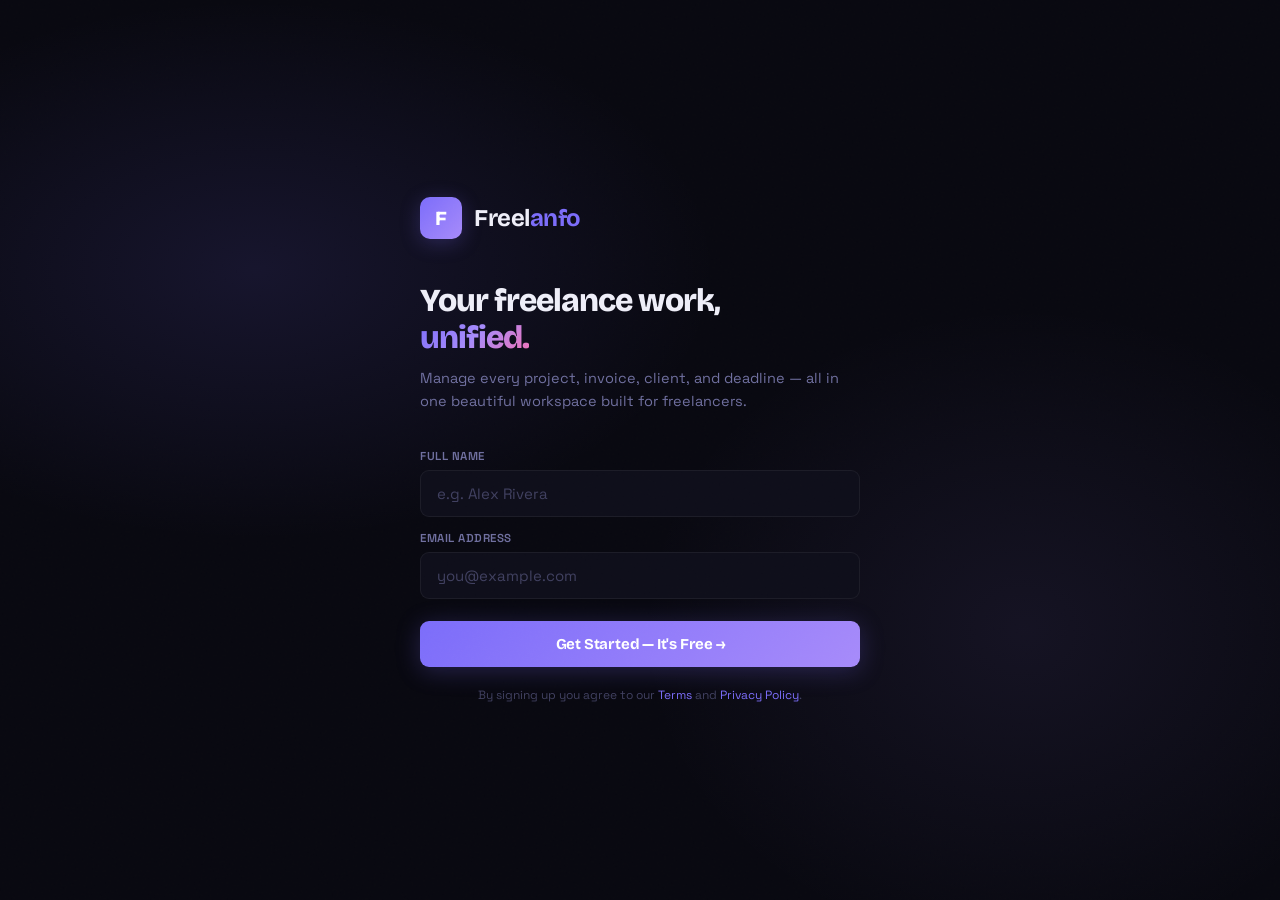
<file: Index.html>
<!DOCTYPE html>
<html lang="en">
<head>
<meta charset="UTF-8">
<meta name="viewport" content="width=device-width, initial-scale=1.0">
<title>Freelanfo — Your Work, Unified</title>
<link href="https://fonts.googleapis.com/css2?family=Space+Grotesk:wght@300;400;500;600;700&family=Bricolage+Grotesque:opsz,wght@12..96,300;12..96,400;12..96,500;12..96,600;12..96,700;12..96,800&display=swap" rel="stylesheet">
<style>
:root {
  --bg: #080810;
  --surface: #0e0e1a;
  --surface2: #13131f;
  --surface3: #1a1a28;
  --surface4: #20202e;
  --border: rgba(255,255,255,0.06);
  --border-md: rgba(255,255,255,0.1);
  --border-hover: rgba(255,255,255,0.16);
  --text: #eeeef8;
  --text-muted: #7070a0;
  --text-dim: #404060;
  --accent: #7c6dfa;
  --accent2: #a78bfa;
  --accent-glow: rgba(124,109,250,0.25);
  --accent-soft: rgba(124,109,250,0.1);
  --accent-border: rgba(124,109,250,0.25);
  --green: #34d399;
  --green-soft: rgba(52,211,153,0.1);
  --red: #f87171;
  --red-soft: rgba(248,113,113,0.1);
  --amber: #fbbf24;
  --amber-soft: rgba(251,191,36,0.1);
  --blue: #60a5fa;
  --blue-soft: rgba(96,165,250,0.1);
  --pink: #f472b6;
  --pink-soft: rgba(244,114,182,0.1);
  --radius: 14px;
  --radius-sm: 9px;
  --radius-lg: 20px;
  --shadow: 0 8px 40px rgba(0,0,0,0.6);
  --shadow-glow: 0 0 40px rgba(124,109,250,0.15);
}

* { margin:0; padding:0; box-sizing:border-box; }
html { scroll-behavior: smooth; }

body {
  background: var(--bg);
  color: var(--text);
  font-family: 'Space Grotesk', sans-serif;
  min-height: 100vh;
  overflow-x: hidden;
}

/* Noise texture overlay */
body::before {
  content: '';
  position: fixed;
  inset: 0;
  background-image: url("data:image/svg+xml,%3Csvg viewBox='0 0 512 512' xmlns='http://www.w3.org/2000/svg'%3E%3Cfilter id='n'%3E%3CfeTurbulence type='fractalNoise' baseFrequency='0.75' numOctaves='4' stitchTiles='stitch'/%3E%3C/filter%3E%3Crect width='100%25' height='100%25' filter='url(%23n)' opacity='0.025'/%3E%3C/svg%3E");
  pointer-events: none;
  z-index: 9999;
  opacity: 0.4;
}

/* LAYOUT */
.app { display: flex; height: 100vh; overflow: hidden; }

/* SIDEBAR */
.sidebar {
  width: 248px;
  flex-shrink: 0;
  background: var(--surface);
  border-right: 1px solid var(--border);
  display: flex;
  flex-direction: column;
  z-index: 100;
  position: relative;
}

.sidebar::after {
  content: '';
  position: absolute;
  top: 0; right: 0;
  width: 1px; height: 100%;
  background: linear-gradient(to bottom, transparent, var(--accent-border) 30%, var(--accent-border) 70%, transparent);
  opacity: 0.5;
}

.sidebar-logo {
  padding: 22px 18px 18px;
  border-bottom: 1px solid var(--border);
  display: flex;
  align-items: center;
  gap: 12px;
}

.logo-mark {
  width: 36px; height: 36px;
  background: linear-gradient(135deg, var(--accent), var(--accent2));
  border-radius: 10px;
  display: flex; align-items: center; justify-content: center;
  font-family: 'Bricolage Grotesque', sans-serif;
  font-weight: 800;
  font-size: 17px;
  color: #fff;
  flex-shrink: 0;
  box-shadow: 0 4px 20px var(--accent-glow);
}

.logo-text {
  font-family: 'Bricolage Grotesque', sans-serif;
  font-weight: 700;
  font-size: 19px;
  letter-spacing: -0.5px;
  color: var(--text);
}

.logo-text span { color: var(--accent); }

.sidebar-nav {
  flex: 1;
  padding: 14px 10px;
  display: flex;
  flex-direction: column;
  gap: 1px;
  overflow-y: auto;
}

.nav-section-label {
  font-size: 9.5px;
  font-weight: 600;
  letter-spacing: 1.4px;
  text-transform: uppercase;
  color: var(--text-dim);
  padding: 14px 10px 5px;
}

.nav-item {
  display: flex;
  align-items: center;
  gap: 10px;
  padding: 9px 12px;
  border-radius: var(--radius-sm);
  cursor: pointer;
  transition: all 0.15s;
  color: var(--text-muted);
  font-size: 13.5px;
  font-weight: 400;
  position: relative;
  user-select: none;
}

.nav-item:hover { background: var(--surface2); color: var(--text); }

.nav-item.active {
  background: var(--accent-soft);
  color: var(--accent2);
  font-weight: 500;
  border: 1px solid var(--accent-border);
}

.nav-item .nav-icon {
  font-size: 15px;
  width: 22px;
  text-align: center;
  flex-shrink: 0;
  opacity: 0.8;
}

.nav-item.active .nav-icon { opacity: 1; }

.nav-badge {
  margin-left: auto;
  background: var(--accent);
  color: #fff;
  font-size: 10px;
  font-weight: 700;
  padding: 1px 7px;
  border-radius: 20px;
  min-width: 20px;
  text-align: center;
  font-family: 'Space Grotesk', sans-serif;
}

.sidebar-footer {
  padding: 12px 10px;
  border-top: 1px solid var(--border);
}

.user-chip {
  display: flex;
  align-items: center;
  gap: 10px;
  padding: 10px 10px;
  border-radius: var(--radius-sm);
  cursor: pointer;
  transition: background 0.15s;
  border: 1px solid transparent;
}

.user-chip:hover { background: var(--surface2); border-color: var(--border); }

.avatar {
  width: 32px; height: 32px;
  border-radius: 50%;
  background: linear-gradient(135deg, var(--accent), var(--accent2), var(--pink));
  display: flex; align-items: center; justify-content: center;
  font-size: 12px; font-weight: 700; color: #fff;
  flex-shrink: 0;
  box-shadow: 0 2px 10px var(--accent-glow);
}

.user-info { flex: 1; min-width: 0; }
.user-name { font-size: 13px; font-weight: 500; white-space: nowrap; overflow: hidden; text-overflow: ellipsis; }
.user-plan { font-size: 11px; color: var(--text-muted); }

/* MAIN */
.main {
  flex: 1;
  display: flex;
  flex-direction: column;
  overflow: hidden;
  min-width: 0;
}

/* TOPBAR */
.topbar {
  height: 58px;
  border-bottom: 1px solid var(--border);
  display: flex;
  align-items: center;
  padding: 0 24px;
  gap: 14px;
  flex-shrink: 0;
  background: var(--surface);
  backdrop-filter: blur(10px);
}

.topbar-title {
  font-family: 'Bricolage Grotesque', sans-serif;
  font-weight: 700;
  font-size: 17px;
  flex: 1;
  letter-spacing: -0.3px;
}

.topbar-actions { display: flex; align-items: center; gap: 8px; }

.btn {
  display: inline-flex;
  align-items: center;
  gap: 6px;
  padding: 8px 16px;
  border-radius: var(--radius-sm);
  font-size: 13px;
  font-weight: 500;
  cursor: pointer;
  border: none;
  transition: all 0.15s;
  font-family: 'Space Grotesk', sans-serif;
  white-space: nowrap;
  letter-spacing: -0.1px;
}

.btn-primary {
  background: linear-gradient(135deg, var(--accent), var(--accent2));
  color: #fff;
  box-shadow: 0 2px 12px var(--accent-glow);
}
.btn-primary:hover { transform: translateY(-1px); box-shadow: 0 6px 20px var(--accent-glow); filter: brightness(1.1); }
.btn-primary:active { transform: translateY(0); }

.btn-ghost {
  background: transparent;
  color: var(--text-muted);
  border: 1px solid var(--border);
}
.btn-ghost:hover { background: var(--surface2); color: var(--text); border-color: var(--border-md); }

.btn-danger {
  background: var(--red-soft);
  color: var(--red);
  border: 1px solid rgba(248,113,113,0.2);
}
.btn-danger:hover { background: rgba(248,113,113,0.2); }

.btn-sm { padding: 5px 12px; font-size: 12px; }

.mobile-menu-btn {
  display: none;
  background: none;
  border: none;
  color: var(--text);
  font-size: 22px;
  cursor: pointer;
  padding: 4px;
}

/* CONTENT */
.content {
  flex: 1;
  overflow-y: auto;
  padding: 28px 30px;
  background: var(--bg);
}

/* Subtle grid bg */
.content {
  background-image: 
    linear-gradient(var(--border) 1px, transparent 1px),
    linear-gradient(90deg, var(--border) 1px, transparent 1px);
  background-size: 40px 40px;
  background-color: var(--bg);
}

/* PANELS */
.panel { display: none; }
.panel.active { display: block; animation: fadeIn 0.2s ease; }

@keyframes fadeIn {
  from { opacity: 0; transform: translateY(6px); }
  to { opacity: 1; transform: translateY(0); }
}

/* STATS GRID */
.stats-grid {
  display: grid;
  grid-template-columns: repeat(4, 1fr);
  gap: 14px;
  margin-bottom: 22px;
}

.stat-card {
  background: var(--surface);
  border: 1px solid var(--border);
  border-radius: var(--radius);
  padding: 20px;
  position: relative;
  overflow: hidden;
  transition: all 0.2s;
}

.stat-card:hover { border-color: var(--border-md); transform: translateY(-2px); box-shadow: 0 8px 30px rgba(0,0,0,0.4); }

.stat-card::before {
  content: '';
  position: absolute;
  top: 0; left: 0; right: 0;
  height: 2px;
}

.stat-card::after {
  content: '';
  position: absolute;
  top: -30px; right: -20px;
  width: 80px; height: 80px;
  border-radius: 50%;
  opacity: 0.05;
}

.stat-card.green::before { background: linear-gradient(90deg, var(--green), transparent); }
.stat-card.green::after { background: var(--green); }
.stat-card.purple::before { background: linear-gradient(90deg, var(--accent), transparent); }
.stat-card.purple::after { background: var(--accent); }
.stat-card.amber::before { background: linear-gradient(90deg, var(--amber), transparent); }
.stat-card.amber::after { background: var(--amber); }
.stat-card.blue::before { background: linear-gradient(90deg, var(--blue), transparent); }
.stat-card.blue::after { background: var(--blue); }
.stat-card.red::before { background: linear-gradient(90deg, var(--red), transparent); }

.stat-icon {
  font-size: 22px;
  margin-bottom: 12px;
  display: block;
}

.stat-label { font-size: 11px; color: var(--text-muted); font-weight: 500; margin-bottom: 6px; text-transform: uppercase; letter-spacing: 0.8px; }
.stat-value { font-family: 'Bricolage Grotesque', sans-serif; font-size: 30px; font-weight: 700; margin-bottom: 4px; letter-spacing: -1px; }
.stat-delta { font-size: 12px; color: var(--text-muted); }
.stat-delta.up { color: var(--green); }
.stat-delta.down { color: var(--red); }

/* CARDS */
.card {
  background: var(--surface);
  border: 1px solid var(--border);
  border-radius: var(--radius);
  overflow: hidden;
  transition: border-color 0.2s;
}

.card:hover { border-color: var(--border-md); }

.card-header {
  padding: 16px 20px;
  border-bottom: 1px solid var(--border);
  display: flex;
  align-items: center;
  justify-content: space-between;
  gap: 12px;
}

.card-title {
  font-family: 'Bricolage Grotesque', sans-serif;
  font-size: 14px;
  font-weight: 600;
  letter-spacing: -0.2px;
}

.card-body { padding: 20px; }

/* GRID LAYOUTS */
.two-col { display: grid; grid-template-columns: 1fr 1fr; gap: 14px; }
.three-col { display: grid; grid-template-columns: 1fr 1fr 1fr; gap: 14px; }

/* TABLE */
.table { width: 100%; border-collapse: collapse; }
.table th {
  font-size: 10.5px;
  font-weight: 600;
  text-transform: uppercase;
  letter-spacing: 1px;
  color: var(--text-dim);
  padding: 10px 16px;
  text-align: left;
  border-bottom: 1px solid var(--border);
  background: var(--surface2);
}
.table td {
  padding: 11px 16px;
  font-size: 13.5px;
  border-bottom: 1px solid var(--border);
  vertical-align: middle;
}
.table tr:last-child td { border-bottom: none; }
.table tr:hover td { background: rgba(255,255,255,0.02); }

/* BADGES */
.badge {
  display: inline-flex;
  align-items: center;
  gap: 4px;
  padding: 3px 10px;
  border-radius: 20px;
  font-size: 11px;
  font-weight: 600;
  letter-spacing: 0.2px;
}

.badge-green { background: var(--green-soft); color: var(--green); border: 1px solid rgba(52,211,153,0.2); }
.badge-red { background: var(--red-soft); color: var(--red); border: 1px solid rgba(248,113,113,0.2); }
.badge-amber { background: var(--amber-soft); color: var(--amber); border: 1px solid rgba(251,191,36,0.2); }
.badge-blue { background: var(--blue-soft); color: var(--blue); border: 1px solid rgba(96,165,250,0.2); }
.badge-purple { background: var(--accent-soft); color: var(--accent2); border: 1px solid var(--accent-border); }
.badge-gray { background: rgba(255,255,255,0.04); color: var(--text-muted); border: 1px solid var(--border); }
.badge-pink { background: var(--pink-soft); color: var(--pink); border: 1px solid rgba(244,114,182,0.2); }

/* PROGRESS */
.progress-bar {
  height: 5px;
  background: var(--surface3);
  border-radius: 3px;
  overflow: hidden;
}

.progress-fill {
  height: 100%;
  border-radius: 3px;
  background: linear-gradient(90deg, var(--accent), var(--accent2));
  transition: width 0.6s ease;
}

.progress-fill.green { background: linear-gradient(90deg, var(--green), #6ee7b7); }
.progress-fill.amber { background: linear-gradient(90deg, var(--amber), #fde68a); }
.progress-fill.red { background: linear-gradient(90deg, var(--red), #fca5a5); }

/* FORM ELEMENTS */
.form-group { margin-bottom: 16px; }
.form-label {
  font-size: 11.5px;
  font-weight: 600;
  color: var(--text-muted);
  display: block;
  margin-bottom: 6px;
  text-transform: uppercase;
  letter-spacing: 0.5px;
}
.form-input {
  width: 100%;
  background: var(--surface2);
  border: 1px solid var(--border);
  border-radius: var(--radius-sm);
  padding: 10px 14px;
  font-size: 14px;
  color: var(--text);
  font-family: 'Space Grotesk', sans-serif;
  transition: all 0.15s;
  outline: none;
}
.form-input:focus { border-color: var(--accent); box-shadow: 0 0 0 3px var(--accent-soft); }
.form-input::placeholder { color: var(--text-dim); }
select.form-input { cursor: pointer; }
textarea.form-input { resize: vertical; min-height: 90px; }

.form-grid { display: grid; grid-template-columns: 1fr 1fr; gap: 14px; }

/* SEARCH BAR */
.search-bar {
  position: relative;
  flex: 1;
  max-width: 260px;
}

.search-bar input {
  width: 100%;
  background: var(--surface2);
  border: 1px solid var(--border);
  border-radius: var(--radius-sm);
  padding: 8px 12px 8px 36px;
  font-size: 13px;
  color: var(--text);
  outline: none;
  font-family: 'Space Grotesk', sans-serif;
  transition: all 0.15s;
}

.search-bar input:focus { border-color: var(--accent); background: var(--surface3); }
.search-bar input::placeholder { color: var(--text-dim); }

.search-bar::before {
  content: '⌕';
  position: absolute;
  left: 11px;
  top: 50%;
  transform: translateY(-50%);
  color: var(--text-dim);
  font-size: 16px;
  pointer-events: none;
}

/* TIMER */
.timer-display {
  font-family: 'Bricolage Grotesque', sans-serif;
  font-size: 58px;
  font-weight: 700;
  text-align: center;
  letter-spacing: -3px;
  padding: 28px 0 22px;
  background: linear-gradient(135deg, var(--text), var(--accent2));
  -webkit-background-clip: text;
  -webkit-text-fill-color: transparent;
  background-clip: text;
}

.timer-controls { display: flex; justify-content: center; gap: 10px; margin-bottom: 20px; }

.timer-btn {
  width: 52px; height: 52px;
  border-radius: 50%;
  border: none;
  font-size: 20px;
  cursor: pointer;
  transition: all 0.15s;
  display: flex; align-items: center; justify-content: center;
}

.timer-btn.play {
  background: linear-gradient(135deg, var(--accent), var(--accent2));
  color: #fff;
  box-shadow: 0 4px 20px var(--accent-glow);
}
.timer-btn.play:hover { transform: scale(1.08); box-shadow: 0 6px 28px var(--accent-glow); }
.timer-btn.stop { background: var(--surface3); color: var(--text); border: 1px solid var(--border); }
.timer-btn.stop:hover { background: var(--red-soft); color: var(--red); border-color: rgba(248,113,113,0.2); }
.timer-btn.reset { background: var(--surface3); color: var(--text-muted); border: 1px solid var(--border); }
.timer-btn.reset:hover { background: var(--surface2); color: var(--text); }

/* CLIENT CARD */
.client-card {
  background: var(--surface);
  border: 1px solid var(--border);
  border-radius: var(--radius);
  padding: 18px;
  transition: all 0.2s;
  cursor: pointer;
}
.client-card:hover { border-color: var(--accent-border); transform: translateY(-2px); box-shadow: 0 8px 30px rgba(0,0,0,0.4); }

.client-avatar {
  width: 44px; height: 44px;
  border-radius: 12px;
  display: flex; align-items: center; justify-content: center;
  font-size: 20px;
  margin-bottom: 12px;
  background: var(--surface3);
}

/* PIPELINE */
.pipeline { display: grid; grid-template-columns: repeat(4, 1fr); gap: 12px; }

.pipeline-col {
  background: var(--surface);
  border: 1px solid var(--border);
  border-radius: var(--radius);
  padding: 14px;
  min-height: 340px;
}

.pipeline-col-header {
  display: flex;
  align-items: center;
  justify-content: space-between;
  margin-bottom: 14px;
  padding-bottom: 12px;
  border-bottom: 1px solid var(--border);
}

.pipeline-col-title {
  font-size: 11px;
  font-weight: 700;
  text-transform: uppercase;
  letter-spacing: 0.8px;
  font-family: 'Bricolage Grotesque', sans-serif;
}

.pipeline-card {
  background: var(--surface2);
  border: 1px solid var(--border);
  border-radius: var(--radius-sm);
  padding: 12px;
  margin-bottom: 8px;
  cursor: pointer;
  transition: all 0.15s;
}
.pipeline-card:hover { border-color: var(--accent-border); background: var(--surface3); }
.pipeline-card-title { font-size: 13px; font-weight: 500; margin-bottom: 8px; }
.pipeline-card-meta { font-size: 11px; color: var(--text-muted); display: flex; justify-content: space-between; align-items: center; }

/* CHART BARS */
.chart-bars {
  display: flex;
  align-items: flex-end;
  gap: 10px;
  height: 130px;
  padding: 0 4px;
}

.chart-bar-wrap { flex: 1; display: flex; flex-direction: column; align-items: center; gap: 6px; }
.chart-bar {
  width: 100%;
  background: var(--accent-soft);
  border: 1px solid var(--accent-border);
  border-bottom: none;
  border-radius: 6px 6px 0 0;
  transition: all 0.3s;
  cursor: pointer;
  position: relative;
  min-height: 4px;
}
.chart-bar:hover { background: linear-gradient(to top, var(--accent), var(--accent2)); border-color: var(--accent); }
.chart-bar-label { font-size: 10px; color: var(--text-dim); }

/* NOTIFICATIONS DOT */
.notif-dot {
  width: 7px; height: 7px;
  border-radius: 50%;
  background: var(--accent);
  position: absolute;
  top: 5px; right: 5px;
  box-shadow: 0 0 6px var(--accent);
}

/* SIGNUP SCREEN */
.signup-screen {
  position: fixed;
  inset: 0;
  background: var(--bg);
  z-index: 9000;
  display: flex;
  align-items: center;
  justify-content: center;
  padding: 20px;
}

/* Animated gradient bg for signup */
.signup-screen::before {
  content: '';
  position: fixed;
  inset: 0;
  background: 
    radial-gradient(ellipse 60% 50% at 20% 30%, rgba(124,109,250,0.12) 0%, transparent 60%),
    radial-gradient(ellipse 50% 60% at 80% 70%, rgba(167,139,250,0.08) 0%, transparent 60%);
  animation: bgPulse 8s ease-in-out infinite alternate;
}

@keyframes bgPulse {
  from { opacity: 0.6; }
  to { opacity: 1; }
}

.signup-box {
  width: 100%;
  max-width: 440px;
  animation: signupIn 0.5s cubic-bezier(0.16, 1, 0.3, 1);
  position: relative;
}

@keyframes signupIn {
  from { opacity: 0; transform: translateY(24px) scale(0.96); }
  to { opacity: 1; transform: translateY(0) scale(1); }
}

.signup-logo {
  display: flex;
  align-items: center;
  gap: 12px;
  margin-bottom: 44px;
}

.signup-logo .logo-mark { width: 42px; height: 42px; font-size: 20px; }
.signup-logo .logo-text { font-size: 24px; }

.signup-headline {
  font-family: 'Bricolage Grotesque', sans-serif;
  font-size: 32px;
  font-weight: 800;
  line-height: 1.15;
  margin-bottom: 10px;
  letter-spacing: -1px;
  color: var(--text);
}

.signup-headline span {
  background: linear-gradient(135deg, var(--accent), var(--accent2), var(--pink));
  -webkit-background-clip: text;
  -webkit-text-fill-color: transparent;
  background-clip: text;
}

.signup-sub {
  font-size: 14.5px;
  color: var(--text-muted);
  margin-bottom: 36px;
  line-height: 1.6;
}

.signup-field { margin-bottom: 14px; }

.signup-field label {
  display: block;
  font-size: 11.5px;
  font-weight: 600;
  text-transform: uppercase;
  letter-spacing: 0.5px;
  color: var(--text-muted);
  margin-bottom: 7px;
}

.signup-field input {
  width: 100%;
  background: var(--surface);
  border: 1px solid var(--border);
  border-radius: var(--radius-sm);
  padding: 13px 16px;
  font-size: 15px;
  color: var(--text);
  font-family: 'Space Grotesk', sans-serif;
  outline: none;
  transition: all 0.15s;
}

.signup-field input:focus {
  border-color: var(--accent);
  box-shadow: 0 0 0 3px var(--accent-soft);
  background: var(--surface2);
}

.signup-field input::placeholder { color: var(--text-dim); }

.signup-btn {
  width: 100%;
  padding: 14px;
  background: linear-gradient(135deg, var(--accent), var(--accent2));
  color: #fff;
  border: none;
  border-radius: var(--radius-sm);
  font-size: 15px;
  font-weight: 700;
  font-family: 'Bricolage Grotesque', sans-serif;
  cursor: pointer;
  margin-top: 8px;
  transition: all 0.2s;
  letter-spacing: -0.2px;
  box-shadow: 0 4px 24px var(--accent-glow);
}

.signup-btn:hover {
  transform: translateY(-2px);
  box-shadow: 0 8px 30px var(--accent-glow);
  filter: brightness(1.1);
}

.signup-btn:active { transform: translateY(0); }

.signup-footer {
  text-align: center;
  font-size: 12px;
  color: var(--text-dim);
  margin-top: 20px;
}

.signup-footer span { color: var(--accent); cursor: pointer; }
.signup-footer span:hover { text-decoration: underline; }

.signup-error {
  background: var(--red-soft);
  border: 1px solid rgba(248,113,113,0.25);
  color: var(--red);
  border-radius: var(--radius-sm);
  padding: 10px 14px;
  font-size: 13px;
  margin-bottom: 14px;
  display: none;
}

/* SCROLLBAR */
::-webkit-scrollbar { width: 5px; height: 5px; }
::-webkit-scrollbar-track { background: transparent; }
::-webkit-scrollbar-thumb { background: var(--surface4); border-radius: 4px; }
::-webkit-scrollbar-thumb:hover { background: var(--surface3); }

/* MODAL */
.modal-overlay {
  display: none;
  position: fixed; inset: 0;
  background: rgba(0,0,0,0.8);
  z-index: 1000;
  align-items: center;
  justify-content: center;
  padding: 20px;
  backdrop-filter: blur(6px);
}
.modal-overlay.open { display: flex; }

.modal {
  background: var(--surface);
  border: 1px solid var(--border-md);
  border-radius: var(--radius-lg);
  padding: 28px;
  width: 100%;
  max-width: 520px;
  max-height: 90vh;
  overflow-y: auto;
  animation: modalIn 0.22s cubic-bezier(0.16, 1, 0.3, 1);
  box-shadow: 0 24px 80px rgba(0,0,0,0.7), 0 0 0 1px var(--border);
}

@keyframes modalIn {
  from { opacity: 0; transform: translateY(16px) scale(0.97); }
  to { opacity: 1; transform: translateY(0) scale(1); }
}

.modal-title {
  font-family: 'Bricolage Grotesque', sans-serif;
  font-size: 19px;
  font-weight: 700;
  margin-bottom: 22px;
  letter-spacing: -0.4px;
}

.modal-actions { display: flex; justify-content: flex-end; gap: 10px; margin-top: 24px; }

/* TABS */
.tabs {
  display: flex;
  gap: 2px;
  background: var(--surface2);
  border: 1px solid var(--border);
  border-radius: var(--radius-sm);
  padding: 3px;
  margin-bottom: 18px;
}

.tab {
  flex: 1;
  padding: 7px 12px;
  font-size: 13px;
  font-weight: 500;
  border-radius: 6px;
  cursor: pointer;
  text-align: center;
  color: var(--text-muted);
  transition: all 0.15s;
  border: none;
  background: none;
  font-family: 'Space Grotesk', sans-serif;
}

.tab.active {
  background: var(--surface);
  color: var(--text);
  box-shadow: 0 1px 6px rgba(0,0,0,0.3);
  border: 1px solid var(--border);
}

/* TIMELINE */
.timeline { position: relative; padding-left: 22px; }
.timeline::before {
  content: '';
  position: absolute;
  left: 6px; top: 0; bottom: 0;
  width: 1px;
  background: linear-gradient(to bottom, var(--accent-border), transparent);
}

.timeline-item { position: relative; margin-bottom: 16px; }
.timeline-item::before {
  content: '';
  position: absolute;
  left: -18px; top: 5px;
  width: 8px; height: 8px;
  border-radius: 50%;
  background: var(--accent);
  border: 2px solid var(--surface);
  box-shadow: 0 0 8px var(--accent-glow);
}
.timeline-time { font-size: 11px; color: var(--text-dim); margin-bottom: 2px; }
.timeline-text { font-size: 13px; color: var(--text-muted); }
.timeline-text strong { color: var(--text); }

/* INCOME LINE */
.income-line {
  display: flex;
  align-items: center;
  justify-content: space-between;
  padding: 10px 0;
  border-bottom: 1px solid var(--border);
  font-size: 13.5px;
}
.income-line:last-child { border-bottom: none; }
.income-line .label { color: var(--text-muted); }
.income-line .amount { font-weight: 600; font-family: 'Bricolage Grotesque', sans-serif; }

/* OVERLAY for mobile sidebar */
.sidebar-overlay {
  display: none;
  position: fixed;
  inset: 0;
  background: rgba(0,0,0,0.7);
  z-index: 99;
  backdrop-filter: blur(4px);
}
.sidebar-overlay.open { display: block; }

/* RESPONSIVE */
@media (max-width: 1200px) {
  .stats-grid { grid-template-columns: repeat(2, 1fr); }
  .pipeline { grid-template-columns: repeat(2, 1fr); }
}

@media (max-width: 900px) {
  .sidebar { position: fixed; left: -248px; top: 0; bottom: 0; transition: left 0.3s ease; }
  .sidebar.open { left: 0; box-shadow: 4px 0 40px rgba(0,0,0,0.7); }
  .mobile-menu-btn { display: block; }
  .two-col, .three-col { grid-template-columns: 1fr; }
  .form-grid { grid-template-columns: 1fr; }
  .pipeline { grid-template-columns: 1fr 1fr; }
}

@media (max-width: 600px) {
  .content { padding: 16px; }
  .stats-grid { grid-template-columns: 1fr 1fr; }
  .pipeline { grid-template-columns: 1fr; }
  .topbar { padding: 0 16px; }
  .timer-display { font-size: 42px; }
}

/* EMPTY STATE */
.empty-state {
  text-align: center;
  padding: 52px 20px;
  color: var(--text-muted);
}
.empty-state .empty-icon { font-size: 36px; margin-bottom: 14px; opacity: 0.6; }
.empty-state h4 {
  font-family: 'Bricolage Grotesque', sans-serif;
  font-size: 16px;
  font-weight: 600;
  margin-bottom: 6px;
  color: var(--text);
}
.empty-state p { font-size: 13px; color: var(--text-muted); }

.tag {
  display: inline-block;
  padding: 2px 8px;
  border-radius: 4px;
  font-size: 11px;
  font-weight: 500;
  background: var(--surface3);
  color: var(--text-muted);
  border: 1px solid var(--border);
  margin-right: 4px;
  margin-bottom: 4px;
}

.divider { height: 1px; background: var(--border); margin: 20px 0; }

/* TOAST */
.toast-container { position: fixed; bottom: 24px; right: 24px; z-index: 9999; display: flex; flex-direction: column; gap: 8px; }
.toast {
  background: var(--surface2);
  border: 1px solid var(--border-md);
  border-left: 3px solid var(--accent);
  border-radius: var(--radius-sm);
  padding: 12px 18px;
  font-size: 13.5px;
  min-width: 200px;
  max-width: 300px;
  animation: toastIn 0.22s cubic-bezier(0.16, 1, 0.3, 1);
  box-shadow: var(--shadow);
  backdrop-filter: blur(10px);
}
.toast.green { border-left-color: var(--green); }
.toast.red { border-left-color: var(--red); }
@keyframes toastIn { from { opacity: 0; transform: translateX(24px); } to { opacity: 1; transform: translateX(0); } }

/* SECTION HEADING */
.section-heading {
  font-family: 'Bricolage Grotesque', sans-serif;
  font-size: 20px;
  font-weight: 700;
  letter-spacing: -0.5px;
  margin-bottom: 20px;
}

/* PROJECT CARD */
.project-card {
  background: var(--surface);
  border: 1px solid var(--border);
  border-radius: var(--radius);
  padding: 20px;
  cursor: pointer;
  transition: all 0.2s;
  position: relative;
  overflow: hidden;
}

.project-card::before {
  content: '';
  position: absolute;
  top: 0; left: 0; right: 0;
  height: 3px;
  opacity: 0;
  transition: opacity 0.2s;
}

.project-card:hover::before { opacity: 1; }
.project-card:hover { border-color: var(--border-md); transform: translateY(-3px); box-shadow: 0 12px 40px rgba(0,0,0,0.4); }
.project-card.in-progress::before { background: linear-gradient(90deg, var(--accent), var(--accent2)); }
.project-card.on-track::before { background: linear-gradient(90deg, var(--green), #6ee7b7); }
.project-card.at-risk::before { background: linear-gradient(90deg, var(--red), #fca5a5); }
.project-card.review::before { background: linear-gradient(90deg, var(--amber), #fde68a); }

/* QUICK ACTION STRIP */
.quick-actions {
  display: flex;
  gap: 10px;
  margin-bottom: 22px;
  flex-wrap: wrap;
}

.quick-action {
  display: flex;
  align-items: center;
  gap: 8px;
  padding: 10px 16px;
  background: var(--surface);
  border: 1px solid var(--border);
  border-radius: var(--radius-sm);
  cursor: pointer;
  transition: all 0.15s;
  font-size: 13px;
  color: var(--text-muted);
  font-weight: 500;
}

.quick-action:hover { background: var(--surface2); border-color: var(--border-md); color: var(--text); }
.quick-action .qa-icon { font-size: 16px; }
</style>
</head>
<body>

<!-- SIGNUP SCREEN -->
<div class="signup-screen" id="signupScreen">
  <div class="signup-box">
    <div class="signup-logo">
      <div class="logo-mark">F</div>
      <div class="logo-text">Freel<span>anfo</span></div>
    </div>
    <div class="signup-headline">Your freelance work,<br><span>unified.</span></div>
    <div class="signup-sub">Manage every project, invoice, client, and deadline — all in one beautiful workspace built for freelancers.</div>
    <div class="signup-error" id="signupError"></div>
    <div class="signup-field">
      <label>Full Name</label>
      <input type="text" id="signupName" placeholder="e.g. Alex Rivera" autocomplete="name" onkeydown="if(event.key==='Enter')document.getElementById('signupEmail').focus()">
    </div>
    <div class="signup-field">
      <label>Email Address</label>
      <input type="email" id="signupEmail" placeholder="you@example.com" autocomplete="email" onkeydown="if(event.key==='Enter')handleSignup()">
    </div>
    <button class="signup-btn" onclick="handleSignup()">Get Started — It's Free →</button>
    <div class="signup-footer">
      By signing up you agree to our <span>Terms</span> and <span>Privacy Policy</span>.
    </div>
  </div>
</div>

<!-- SIDEBAR OVERLAY -->
<div class="sidebar-overlay" id="sidebarOverlay" onclick="closeSidebar()"></div>

<div class="app">
  <!-- SIDEBAR -->
  <aside class="sidebar" id="sidebar">
    <div class="sidebar-logo">
      <div class="logo-mark">F</div>
      <div class="logo-text">Freel<span>anfo</span></div>
    </div>

    <nav class="sidebar-nav">
      <div class="nav-item active" onclick="navigate('dashboard', this)">
        <span class="nav-icon">⬡</span>
        <span>Dashboard</span>
      </div>

      <div class="nav-section-label">Work</div>

      <div class="nav-item" onclick="navigate('projects', this)">
        <span class="nav-icon">◫</span>
        <span>Projects</span>
        <span class="nav-badge" id="badge-projects">0</span>
      </div>
      <div class="nav-item" onclick="navigate('pipeline', this)">
        <span class="nav-icon">⊞</span>
        <span>Pipeline</span>
      </div>
      <div class="nav-item" onclick="navigate('timer', this)">
        <span class="nav-icon">⏱</span>
        <span>Time Tracker</span>
      </div>
      <div class="nav-item" onclick="navigate('tasks', this)">
        <span class="nav-icon">✓</span>
        <span>Tasks</span>
        <span class="nav-badge" id="badge-tasks">0</span>
      </div>

      <div class="nav-section-label">Finance</div>

      <div class="nav-item" onclick="navigate('invoices', this)">
        <span class="nav-icon">◱</span>
        <span>Invoices</span>
        <span class="nav-badge" id="badge-invoices">0</span>
      </div>
      <div class="nav-item" onclick="navigate('expenses', this)">
        <span class="nav-icon">◈</span>
        <span>Expenses</span>
      </div>
      <div class="nav-item" onclick="navigate('finance', this)">
        <span class="nav-icon">▲</span>
        <span>Reports</span>
      </div>

      <div class="nav-section-label">Clients</div>

      <div class="nav-item" onclick="navigate('clients', this)">
        <span class="nav-icon">◎</span>
        <span>Clients</span>
      </div>
      <div class="nav-item" onclick="navigate('proposals', this)">
        <span class="nav-icon">◧</span>
        <span>Proposals</span>
      </div>
    </nav>

    <div class="sidebar-footer">
      <div class="user-chip">
        <div class="avatar" id="sidebarAvatar">?</div>
        <div class="user-info">
          <div class="user-name" id="sidebarName">Your Name</div>
          <div class="user-plan" id="sidebarEmail">your@email.com</div>
        </div>
        <span style="color:var(--text-dim);font-size:14px">⚙</span>
      </div>
    </div>
  </aside>

  <!-- MAIN CONTENT -->
  <main class="main">
    <div class="topbar">
      <button class="mobile-menu-btn" onclick="toggleSidebar()">☰</button>
      <div class="topbar-title" id="topbarTitle">Dashboard</div>
      <div class="topbar-actions">
        <div class="search-bar" style="max-width:200px">
          <input type="text" placeholder="Search…">
        </div>
        <button class="btn btn-ghost btn-sm" style="position:relative">
          🔔
          <span class="notif-dot"></span>
        </button>
        <button class="btn btn-primary btn-sm" id="mainCTA" onclick="openModal('projectModal')">+ New Project</button>
      </div>
    </div>

    <div class="content">

      <!-- ===== DASHBOARD ===== -->
      <div class="panel active" id="panel-dashboard">
        <div style="margin-bottom:24px;display:flex;align-items:flex-start;justify-content:space-between;flex-wrap:wrap;gap:12px">
          <div>
            <div id="dash-greeting" style="font-size:13px;color:var(--text-muted);margin-bottom:4px">Good morning 👋</div>
            <div id="dash-subline" style="font-family:'Bricolage Grotesque',sans-serif;font-size:24px;font-weight:700;letter-spacing:-0.5px">Here's your workspace — let's build something.</div>
          </div>
          <div style="display:flex;gap:8px;flex-wrap:wrap">
            <button class="btn btn-ghost btn-sm" onclick="openModal('projectModal')">+ Project</button>
            <button class="btn btn-ghost btn-sm" onclick="openModal('invoiceModal')">+ Invoice</button>
            <button class="btn btn-primary btn-sm" onclick="openModal('taskModal')">+ Task</button>
          </div>
        </div>

        <div class="stats-grid">
          <div class="stat-card green">
            <span class="stat-icon">💰</span>
            <div class="stat-label">Revenue (Month)</div>
            <div class="stat-value" id="stat-revenue">$0</div>
            <div class="stat-delta">No paid invoices yet</div>
          </div>
          <div class="stat-card purple">
            <span class="stat-icon">◫</span>
            <div class="stat-label">Active Projects</div>
            <div class="stat-value" id="stat-projects">0</div>
            <div class="stat-delta">Add your first project</div>
          </div>
          <div class="stat-card amber">
            <span class="stat-icon">📋</span>
            <div class="stat-label">Unpaid Invoices</div>
            <div class="stat-value" id="stat-unpaid">$0</div>
            <div class="stat-delta">All clear</div>
          </div>
          <div class="stat-card blue">
            <span class="stat-icon">⏱</span>
            <div class="stat-label">Hours Tracked</div>
            <div class="stat-value" id="stat-hours">0h</div>
            <div class="stat-delta">Start the timer</div>
          </div>
        </div>

        <div class="two-col" style="margin-bottom:14px">
          <div class="card">
            <div class="card-header">
              <div class="card-title">Revenue — Last 6 Months</div>
              <span class="badge badge-green">↑ trend</span>
            </div>
            <div class="card-body">
              <div class="chart-bars" id="revenueChart">
                <div style="color:var(--text-dim);font-size:13px;text-align:center;width:100%;display:flex;align-items:center;justify-content:center">No revenue data yet</div>
              </div>
              <div style="display:flex;justify-content:space-between;margin-top:8px;font-size:10px;color:var(--text-dim);padding:0 4px" id="revenueLabels"></div>
            </div>
          </div>

          <div class="card">
            <div class="card-header">
              <div class="card-title">Recent Activity</div>
              <span style="font-size:11px;color:var(--text-dim)">Live</span>
            </div>
            <div class="card-body" style="padding:16px 20px">
              <div class="timeline" id="activityTimeline">
                <div style="color:var(--text-muted);font-size:13px;padding:8px 0">No activity yet — your actions will appear here.</div>
              </div>
            </div>
          </div>
        </div>

        <div class="card" style="margin-bottom:14px">
          <div class="card-header">
            <div class="card-title">Active Projects</div>
            <button class="btn btn-ghost btn-sm" onclick="navigateToProjects()">View All →</button>
          </div>
          <div style="overflow-x:auto">
            <table class="table">
              <thead>
                <tr>
                  <th>Project</th><th>Client</th><th>Progress</th><th>Due</th><th>Value</th><th>Status</th>
                </tr>
              </thead>
              <tbody id="dash-projects-tbody">
                <tr><td colspan="6" style="text-align:center;padding:32px;color:var(--text-muted)">No projects yet — click <strong>+ New Project</strong> to get started.</td></tr>
              </tbody>
            </table>
          </div>
        </div>

        <div class="two-col">
          <div class="card">
            <div class="card-header">
              <div class="card-title">Pending Invoices</div>
              <span id="dash-pending-total" style="font-family:'Bricolage Grotesque';font-weight:700;color:var(--amber)">$0</span>
            </div>
            <div class="card-body" style="padding:12px 20px" id="dash-pending-invoices">
              <div style="color:var(--text-muted);font-size:13px;padding:12px 0">No pending invoices 🎉</div>
            </div>
          </div>

          <div class="card">
            <div class="card-header">
              <div class="card-title">Today's Tasks</div>
              <button class="btn btn-ghost btn-sm" onclick="openModal('taskModal')">+ Add</button>
            </div>
            <div class="card-body" style="padding:12px 20px">
              <div id="dashboardTasks">
                <div style="color:var(--text-muted);font-size:13px;padding:12px 0">All clear! 🎉</div>
              </div>
            </div>
          </div>
        </div>
      </div>

      <!-- ===== PROJECTS ===== -->
      <div class="panel" id="panel-projects">
        <div style="display:flex;align-items:center;justify-content:space-between;margin-bottom:20px;flex-wrap:wrap;gap:12px">
          <div class="section-heading" style="margin:0">Projects</div>
          <div style="display:flex;gap:10px;align-items:center">
            <div class="search-bar">
              <input type="text" placeholder="Search projects…" oninput="filterProjects(this.value)">
            </div>
            <button class="btn btn-primary btn-sm" onclick="openModal('projectModal')">+ New Project</button>
          </div>
        </div>
        <div style="display:grid;grid-template-columns:repeat(auto-fill,minmax(290px,1fr));gap:14px" id="projectsGrid"></div>
      </div>

      <!-- ===== PIPELINE ===== -->
      <div class="panel" id="panel-pipeline">
        <div style="display:flex;align-items:center;justify-content:space-between;margin-bottom:20px">
          <div class="section-heading" style="margin:0">Deal Pipeline</div>
          <button class="btn btn-primary btn-sm" onclick="openModal('dealModal')">+ Add Deal</button>
        </div>
        <div class="pipeline" id="pipelineBoard"></div>
      </div>

      <!-- ===== TIMER ===== -->
      <div class="panel" id="panel-timer">
        <div class="two-col">
          <div class="card">
            <div class="card-header">
              <div class="card-title">Time Tracker</div>
              <span class="badge badge-gray" id="timerStatus">Idle</span>
            </div>
            <div class="card-body">
              <div class="form-group">
                <label class="form-label">Project</label>
                <select class="form-input" id="timerProject">
                  <option value="">— Select a project —</option>
                </select>
              </div>
              <div class="form-group">
                <label class="form-label">Description (optional)</label>
                <input type="text" class="form-input" placeholder="What are you working on?" id="timerDesc">
              </div>
              <div class="timer-display" id="timerDisplay">00:00:00</div>
              <div class="timer-controls">
                <button class="timer-btn reset" onclick="resetTimer()" title="Reset">↺</button>
                <button class="timer-btn play" onclick="toggleTimer()" id="timerPlayBtn">▶</button>
                <button class="timer-btn stop" onclick="stopTimer()" title="Stop & Log">■</button>
              </div>
              <div style="display:flex;justify-content:center;gap:24px;font-size:12px;color:var(--text-muted)">
                <span>Total today: <strong id="todayHours" style="color:var(--text)">0h 0m</strong></span>
                <span>Sessions: <strong id="sessionCount" style="color:var(--text)">0</strong></span>
              </div>
            </div>
          </div>

          <div class="card">
            <div class="card-header">
              <div class="card-title">Time Log</div>
              <span style="font-size:13px;color:var(--text-muted)">This Week: <strong style="color:var(--text)" id="weekHours">0h 0m</strong></span>
            </div>
            <div style="overflow-x:auto">
              <table class="table">
                <thead>
                  <tr><th>Project</th><th>Description</th><th>Duration</th><th>Date</th></tr>
                </thead>
                <tbody id="timeLogBody">
                  <tr><td colspan="4" style="text-align:center;padding:24px;color:var(--text-muted)">No time logged yet</td></tr>
                </tbody>
              </table>
            </div>
          </div>
        </div>
      </div>

      <!-- ===== TASKS ===== -->
      <div class="panel" id="panel-tasks">
        <div style="display:flex;align-items:center;justify-content:space-between;margin-bottom:20px">
          <div class="section-heading" style="margin:0">Tasks</div>
          <button class="btn btn-primary btn-sm" onclick="openModal('taskModal')">+ New Task</button>
        </div>
        <div class="tabs">
          <button class="tab active" onclick="filterTasks('all',this)">All</button>
          <button class="tab" onclick="filterTasks('today',this)">Today</button>
          <button class="tab" onclick="filterTasks('upcoming',this)">Upcoming</button>
          <button class="tab" onclick="filterTasks('done',this)">Done</button>
        </div>
        <div class="card">
          <div style="overflow-x:auto">
            <table class="table">
              <thead>
                <tr><th>Task</th><th>Project</th><th>Priority</th><th>Due</th><th>Status</th><th></th></tr>
              </thead>
              <tbody id="tasksBody"></tbody>
            </table>
          </div>
        </div>
      </div>

      <!-- ===== INVOICES ===== -->
      <div class="panel" id="panel-invoices">
        <div style="display:flex;align-items:center;justify-content:space-between;margin-bottom:20px">
          <div class="section-heading" style="margin:0">Invoices</div>
          <div style="display:flex;gap:10px">
            <button class="btn btn-ghost btn-sm">⬇ Export</button>
            <button class="btn btn-primary btn-sm" onclick="openModal('invoiceModal')">+ New Invoice</button>
          </div>
        </div>

        <div class="stats-grid" style="grid-template-columns:repeat(3,1fr);margin-bottom:20px">
          <div class="stat-card green">
            <div class="stat-label">Total Billed (YTD)</div>
            <div class="stat-value" id="inv-total-billed">$0</div>
          </div>
          <div class="stat-card amber">
            <div class="stat-label">Outstanding</div>
            <div class="stat-value" id="inv-outstanding">$0</div>
          </div>
          <div class="stat-card blue">
            <div class="stat-label">Invoices Paid</div>
            <div class="stat-value" id="inv-paid-count">0</div>
          </div>
        </div>

        <div class="card">
          <div style="overflow-x:auto">
            <table class="table">
              <thead>
                <tr><th>#</th><th>Client</th><th>Project</th><th>Amount</th><th>Issued</th><th>Due</th><th>Status</th><th></th></tr>
              </thead>
              <tbody id="invoicesBody"></tbody>
            </table>
          </div>
        </div>
      </div>

      <!-- ===== EXPENSES ===== -->
      <div class="panel" id="panel-expenses">
        <div style="display:flex;align-items:center;justify-content:space-between;margin-bottom:20px">
          <div class="section-heading" style="margin:0">Expenses</div>
          <button class="btn btn-primary btn-sm" onclick="openModal('expenseModal')">+ Log Expense</button>
        </div>

        <div class="two-col" style="margin-bottom:14px">
          <div class="card">
            <div class="card-header">
              <div class="card-title">By Category</div>
              <span id="exp-total" style="font-family:'Bricolage Grotesque';font-weight:700;color:var(--red)">$0</span>
            </div>
            <div class="card-body" id="expenseCats">
              <div style="color:var(--text-muted);font-size:13px;text-align:center;padding:20px 0">No expenses yet.</div>
            </div>
          </div>
          <div class="card">
            <div class="card-header">
              <div class="card-title">Monthly Overview</div>
            </div>
            <div class="card-body">
              <div style="display:flex;align-items:flex-end;gap:8px;height:100px" id="expenseChart">
                <div style="color:var(--text-dim);font-size:13px;display:flex;align-items:center;justify-content:center;width:100%">Log expenses to see chart</div>
              </div>
            </div>
          </div>
        </div>

        <div class="card">
          <div style="overflow-x:auto">
            <table class="table">
              <thead>
                <tr><th>Description</th><th>Category</th><th>Amount</th><th>Date</th><th>Tax Deductible</th><th></th></tr>
              </thead>
              <tbody id="expensesBody"></tbody>
            </table>
          </div>
        </div>
      </div>

      <!-- ===== REPORTS ===== -->
      <div class="panel" id="panel-finance">
        <div class="section-heading">Financial Reports</div>

        <div class="stats-grid" style="margin-bottom:20px">
          <div class="stat-card green">
            <div class="stat-label">Gross Revenue (YTD)</div>
            <div class="stat-value" id="rep-revenue">$0</div>
          </div>
          <div class="stat-card red">
            <div class="stat-label">Expenses (YTD)</div>
            <div class="stat-value" id="rep-expenses">$0</div>
          </div>
          <div class="stat-card purple">
            <div class="stat-label">Net Profit (YTD)</div>
            <div class="stat-value" id="rep-profit">$0</div>
          </div>
          <div class="stat-card amber">
            <div class="stat-label">Tax Estimate (25%)</div>
            <div class="stat-value" id="rep-tax">—</div>
          </div>
        </div>

        <div class="two-col">
          <div class="card">
            <div class="card-header">
              <div class="card-title">Revenue vs Expenses</div>
            </div>
            <div class="card-body">
              <div id="reportsRevExp">
                <div style="color:var(--text-muted);font-size:13px;text-align:center;padding:20px 0">Add invoices and expenses to see breakdown.</div>
              </div>
            </div>
          </div>
          <div class="card">
            <div class="card-header">
              <div class="card-title">Revenue by Client</div>
            </div>
            <div class="card-body">
              <div id="reportsClientBreakdown">
                <div style="color:var(--text-muted);font-size:13px;text-align:center;padding:20px 0">Add clients and invoices to see revenue by client.</div>
              </div>
            </div>
          </div>
        </div>
      </div>

      <!-- ===== CLIENTS ===== -->
      <div class="panel" id="panel-clients">
        <div style="display:flex;align-items:center;justify-content:space-between;margin-bottom:20px">
          <div class="section-heading" style="margin:0">Clients</div>
          <button class="btn btn-primary btn-sm" onclick="openModal('clientModal')">+ New Client</button>
        </div>
        <div style="display:grid;grid-template-columns:repeat(auto-fill,minmax(230px,1fr));gap:14px" id="clientsGrid"></div>
      </div>

      <!-- ===== PROPOSALS ===== -->
      <div class="panel" id="panel-proposals">
        <div style="display:flex;align-items:center;justify-content:space-between;margin-bottom:20px">
          <div class="section-heading" style="margin:0">Proposals</div>
          <button class="btn btn-primary btn-sm" onclick="openModal('proposalModal')">+ New Proposal</button>
        </div>
        <div class="card">
          <div style="overflow-x:auto">
            <table class="table">
              <thead>
                <tr><th>#</th><th>Title</th><th>Client</th><th>Value</th><th>Sent</th><th>Status</th><th></th></tr>
              </thead>
              <tbody id="proposalsBody"></tbody>
            </table>
          </div>
        </div>
      </div>

    </div>
  </main>
</div>

<!-- ===== MODALS ===== -->

<!-- Project Modal -->
<div class="modal-overlay" id="projectModal">
  <div class="modal">
    <div class="modal-title">✦ New Project</div>
    <div class="form-grid">
      <div class="form-group">
        <label class="form-label">Project Name *</label>
        <input type="text" class="form-input" id="projName" placeholder="Brand Identity Design…">
      </div>
      <div class="form-group">
        <label class="form-label">Client</label>
        <input type="text" class="form-input" id="projClient" placeholder="Client name…">
      </div>
    </div>
    <div class="form-grid">
      <div class="form-group">
        <label class="form-label">Budget ($)</label>
        <input type="number" class="form-input" id="projBudget" placeholder="2,500">
      </div>
      <div class="form-group">
        <label class="form-label">Deadline</label>
        <input type="date" class="form-input" id="projDue">
      </div>
    </div>
    <div class="form-group">
      <label class="form-label">Description</label>
      <textarea class="form-input" id="projDesc" placeholder="Project scope and deliverables…"></textarea>
    </div>
    <div class="form-group">
      <label class="form-label">Project Type</label>
      <select class="form-input" id="projType">
        <option>Fixed Price</option><option>Hourly</option><option>Retainer</option>
      </select>
    </div>
    <div class="modal-actions">
      <button class="btn btn-ghost" onclick="closeModal('projectModal')">Cancel</button>
      <button class="btn btn-primary" onclick="submitProject()">Create Project</button>
    </div>
  </div>
</div>

<!-- Invoice Modal -->
<div class="modal-overlay" id="invoiceModal">
  <div class="modal">
    <div class="modal-title">✦ New Invoice</div>
    <div class="form-grid">
      <div class="form-group">
        <label class="form-label">Client *</label>
        <input type="text" class="form-input" id="invClient" placeholder="Client name">
      </div>
      <div class="form-group">
        <label class="form-label">Project</label>
        <input type="text" class="form-input" id="invProject" placeholder="Project name">
      </div>
    </div>
    <div class="form-grid">
      <div class="form-group">
        <label class="form-label">Amount ($) *</label>
        <input type="number" class="form-input" id="invAmount" placeholder="1,500">
      </div>
      <div class="form-group">
        <label class="form-label">Due Date</label>
        <input type="date" class="form-input" id="invDue">
      </div>
    </div>
    <div class="form-group">
      <label class="form-label">Payment Terms</label>
      <select class="form-input">
        <option>Net 15</option><option>Net 30</option><option>Net 60</option><option>Due on Receipt</option>
      </select>
    </div>
    <div class="form-group">
      <label class="form-label">Notes</label>
      <textarea class="form-input" placeholder="Additional notes or terms…" style="min-height:70px"></textarea>
    </div>
    <div class="modal-actions">
      <button class="btn btn-ghost" onclick="closeModal('invoiceModal')">Cancel</button>
      <button class="btn btn-primary" onclick="submitInvoice()">Send Invoice</button>
    </div>
  </div>
</div>

<!-- Task Modal -->
<div class="modal-overlay" id="taskModal">
  <div class="modal">
    <div class="modal-title">✦ New Task</div>
    <div class="form-group">
      <label class="form-label">Task Name *</label>
      <input type="text" class="form-input" id="newTaskName" placeholder="e.g. Design homepage mockup">
    </div>
    <div class="form-grid">
      <div class="form-group">
        <label class="form-label">Project</label>
        <select class="form-input" id="newTaskProject">
          <option>General</option>
        </select>
      </div>
      <div class="form-group">
        <label class="form-label">Priority</label>
        <select class="form-input" id="newTaskPriority">
          <option>High</option><option>Medium</option><option>Low</option>
        </select>
      </div>
    </div>
    <div class="form-group">
      <label class="form-label">Due Date</label>
      <input type="date" class="form-input" id="newTaskDue">
    </div>
    <div class="modal-actions">
      <button class="btn btn-ghost" onclick="closeModal('taskModal')">Cancel</button>
      <button class="btn btn-primary" onclick="addTask()">Add Task</button>
    </div>
  </div>
</div>

<!-- Client Modal -->
<div class="modal-overlay" id="clientModal">
  <div class="modal">
    <div class="modal-title">✦ New Client</div>
    <div class="form-grid">
      <div class="form-group">
        <label class="form-label">Company Name *</label>
        <input type="text" class="form-input" id="cliName" placeholder="Acme Corp">
      </div>
      <div class="form-group">
        <label class="form-label">Contact Person</label>
        <input type="text" class="form-input" id="cliContact" placeholder="John Smith">
      </div>
    </div>
    <div class="form-grid">
      <div class="form-group">
        <label class="form-label">Email</label>
        <input type="email" class="form-input" id="cliEmail" placeholder="contact@acme.com">
      </div>
      <div class="form-group">
        <label class="form-label">Phone</label>
        <input type="text" class="form-input" id="cliPhone" placeholder="+1 555 000 0000">
      </div>
    </div>
    <div class="form-group">
      <label class="form-label">Industry</label>
      <select class="form-input" id="cliIndustry">
        <option>Technology</option><option>Design</option><option>Finance</option><option>Retail</option><option>Healthcare</option><option>Marketing</option><option>Other</option>
      </select>
    </div>
    <div class="modal-actions">
      <button class="btn btn-ghost" onclick="closeModal('clientModal')">Cancel</button>
      <button class="btn btn-primary" onclick="submitClient()">Add Client</button>
    </div>
  </div>
</div>

<!-- Deal Modal -->
<div class="modal-overlay" id="dealModal">
  <div class="modal">
    <div class="modal-title">✦ Add Deal</div>
    <div class="form-group">
      <label class="form-label">Deal Title *</label>
      <input type="text" class="form-input" id="dealTitle" placeholder="Website Redesign for…">
    </div>
    <div class="form-grid">
      <div class="form-group">
        <label class="form-label">Client</label>
        <input type="text" class="form-input" id="dealClient" placeholder="Company name">
      </div>
      <div class="form-group">
        <label class="form-label">Value ($)</label>
        <input type="number" class="form-input" id="dealValue" placeholder="3,000">
      </div>
    </div>
    <div class="form-group">
      <label class="form-label">Stage</label>
      <select class="form-input" id="dealStage">
        <option>Lead</option><option>Proposal</option><option>Negotiation</option><option>Won</option>
      </select>
    </div>
    <div class="modal-actions">
      <button class="btn btn-ghost" onclick="closeModal('dealModal')">Cancel</button>
      <button class="btn btn-primary" onclick="submitDeal()">Add Deal</button>
    </div>
  </div>
</div>

<!-- Expense Modal -->
<div class="modal-overlay" id="expenseModal">
  <div class="modal">
    <div class="modal-title">✦ Log Expense</div>
    <div class="form-group">
      <label class="form-label">Description *</label>
      <input type="text" class="form-input" id="expDesc" placeholder="Adobe Creative Cloud subscription">
    </div>
    <div class="form-grid">
      <div class="form-group">
        <label class="form-label">Amount ($) *</label>
        <input type="number" class="form-input" id="expAmount" placeholder="55">
      </div>
      <div class="form-group">
        <label class="form-label">Category</label>
        <select class="form-input" id="expCat">
          <option>Software</option><option>Hardware</option><option>Travel</option><option>Office</option><option>Marketing</option><option>Other</option>
        </select>
      </div>
    </div>
    <div class="form-grid">
      <div class="form-group">
        <label class="form-label">Date</label>
        <input type="date" class="form-input" id="expDate">
      </div>
      <div class="form-group">
        <label class="form-label">Tax Deductible?</label>
        <select class="form-input" id="expTax">
          <option>Yes</option><option>No</option>
        </select>
      </div>
    </div>
    <div class="modal-actions">
      <button class="btn btn-ghost" onclick="closeModal('expenseModal')">Cancel</button>
      <button class="btn btn-primary" onclick="submitExpense()">Log Expense</button>
    </div>
  </div>
</div>

<!-- Proposal Modal -->
<div class="modal-overlay" id="proposalModal">
  <div class="modal">
    <div class="modal-title">✦ New Proposal</div>
    <div class="form-group">
      <label class="form-label">Proposal Title *</label>
      <input type="text" class="form-input" id="propTitle" placeholder="UI/UX Design for XYZ App">
    </div>
    <div class="form-grid">
      <div class="form-group">
        <label class="form-label">Client *</label>
        <input type="text" class="form-input" id="propClient" placeholder="Client name">
      </div>
      <div class="form-group">
        <label class="form-label">Value ($)</label>
        <input type="number" class="form-input" id="propValue" placeholder="4,500">
      </div>
    </div>
    <div class="form-group">
      <label class="form-label">Scope of Work</label>
      <textarea class="form-input" id="propScope" placeholder="Describe deliverables, timeline, and terms…"></textarea>
    </div>
    <div class="modal-actions">
      <button class="btn btn-ghost" onclick="closeModal('proposalModal')">Cancel</button>
      <button class="btn btn-primary" onclick="submitProposal()">Send Proposal</button>
    </div>
  </div>
</div>

<!-- Toast Container -->
<div class="toast-container" id="toastContainer"></div>

<script>
// ==================== STATE ====================
let currentUser = { name: '', email: '' };
let projects = [];
let tasks = [];
let invoices = [];
let clients = [];
let expenses = [];
let proposals = [];
let pipeline = { Lead: [], Proposal: [], Negotiation: [], Won: [] };
let timeLogs = [];
let invoiceCounter = 1;
let proposalCounter = 1;
let totalTrackedSeconds = 0;

// ==================== SIGNUP ====================
function handleSignup() {
  const nameVal = document.getElementById('signupName').value.trim();
  const emailVal = document.getElementById('signupEmail').value.trim();
  const errEl = document.getElementById('signupError');

  if (!nameVal) {
    errEl.textContent = 'Please enter your full name.';
    errEl.style.display = 'block';
    document.getElementById('signupName').focus();
    return;
  }
  if (!emailVal || !/^[^\s@]+@[^\s@]+\.[^\s@]+$/.test(emailVal)) {
    errEl.textContent = 'Please enter a valid email address.';
    errEl.style.display = 'block';
    document.getElementById('signupEmail').focus();
    return;
  }

  errEl.style.display = 'none';
  currentUser.name = nameVal;
  currentUser.email = emailVal;

  const parts = nameVal.trim().split(' ');
  const firstName = parts[0];
  const initials = parts.length >= 2
    ? (parts[0][0] + parts[parts.length - 1][0]).toUpperCase()
    : parts[0].slice(0, 2).toUpperCase();

  document.getElementById('sidebarAvatar').textContent = initials;
  document.getElementById('sidebarName').textContent = nameVal;
  document.getElementById('sidebarEmail').textContent = emailVal;

  const h = new Date().getHours();
  const greet = h < 12 ? 'Good morning' : h < 17 ? 'Good afternoon' : 'Good evening';
  document.getElementById('dash-greeting').textContent = `${greet}, ${firstName} 👋`;
  document.getElementById('dash-subline').textContent = "Here's your workspace — let's build something.";

  const screen = document.getElementById('signupScreen');
  screen.style.transition = 'opacity 0.4s ease, transform 0.4s ease';
  screen.style.opacity = '0';
  screen.style.transform = 'translateY(-12px)';
  setTimeout(() => { screen.style.display = 'none'; }, 420);

  setTimeout(() => showToast(`Welcome to Freelanfo, ${firstName}! 🎉`, 'green'), 500);
}

// ==================== NAVIGATION ====================
function navigate(panel, el) {
  document.querySelectorAll('.panel').forEach(p => p.classList.remove('active'));
  document.getElementById('panel-' + panel).classList.add('active');

  document.querySelectorAll('.nav-item').forEach(n => n.classList.remove('active'));
  if (el) el.classList.add('active');

  const titles = {
    dashboard: 'Dashboard', projects: 'Projects', pipeline: 'Deal Pipeline',
    timer: 'Time Tracker', tasks: 'Tasks', invoices: 'Invoices',
    expenses: 'Expenses', finance: 'Reports', clients: 'Clients', proposals: 'Proposals'
  };
  document.getElementById('topbarTitle').textContent = titles[panel] || panel;

  const ctas = {
    dashboard: ['+ New Project', 'projectModal'],
    projects: ['+ New Project', 'projectModal'],
    invoices: ['+ New Invoice', 'invoiceModal'],
    clients: ['+ New Client', 'clientModal'],
    tasks: ['+ New Task', 'taskModal'],
    proposals: ['+ New Proposal', 'proposalModal'],
    pipeline: ['+ Add Deal', 'dealModal'],
    expenses: ['+ Log Expense', 'expenseModal'],
  };
  const cta = ctas[panel];
  const ctaBtn = document.getElementById('mainCTA');
  if (cta) {
    ctaBtn.textContent = cta[0];
    ctaBtn.onclick = () => openModal(cta[1]);
    ctaBtn.style.display = '';
  } else {
    ctaBtn.style.display = 'none';
  }

  if (panel === 'finance') updateReports();
  closeSidebar();
}

function navigateToProjects() {
  const el = document.querySelector('[onclick*="navigate(\'projects\'"]') ||
             document.querySelector('.nav-item:nth-child(2)');
  navigate('projects', el);
}

// ==================== SIDEBAR ====================
function toggleSidebar() {
  document.getElementById('sidebar').classList.toggle('open');
  document.getElementById('sidebarOverlay').classList.toggle('open');
}
function closeSidebar() {
  document.getElementById('sidebar').classList.remove('open');
  document.getElementById('sidebarOverlay').classList.remove('open');
}

// ==================== MODALS ====================
function openModal(id) { document.getElementById(id).classList.add('open'); }
function closeModal(id) { document.getElementById(id).classList.remove('open'); }

document.querySelectorAll('.modal-overlay').forEach(o => {
  o.addEventListener('click', e => { if (e.target === o) o.classList.remove('open'); });
});

// ESC to close modal
document.addEventListener('keydown', e => {
  if (e.key === 'Escape') {
    document.querySelectorAll('.modal-overlay.open').forEach(m => m.classList.remove('open'));
  }
});

// ==================== TOAST ====================
function showToast(msg, type = '') {
  const c = document.getElementById('toastContainer');
  const t = document.createElement('div');
  t.className = 'toast ' + type;
  t.textContent = msg;
  c.appendChild(t);
  setTimeout(() => {
    t.style.opacity = '0';
    t.style.transition = 'opacity 0.3s, transform 0.3s';
    t.style.transform = 'translateX(20px)';
    setTimeout(() => t.remove(), 350);
  }, 2800);
}

// ==================== BADGES ====================
function updateBadges() {
  document.getElementById('badge-projects').textContent = projects.length;
  document.getElementById('badge-tasks').textContent = tasks.filter(t => !t.done).length;
  document.getElementById('badge-invoices').textContent = invoices.filter(i => i.status !== 'Paid').length;
}

// ==================== RENDER PROJECTS ====================
function renderProjects(filter = '') {
  const grid = document.getElementById('projectsGrid');
  const filtered = filter ? projects.filter(p =>
    p.name.toLowerCase().includes(filter.toLowerCase()) ||
    (p.client && p.client.toLowerCase().includes(filter.toLowerCase()))
  ) : projects;

  if (filtered.length === 0) {
    grid.innerHTML = `<div class="empty-state" style="grid-column:1/-1">
      <div class="empty-icon">◫</div>
      <h4>No projects found</h4>
      <p>${filter ? 'Try a different search term.' : 'Click <strong>+ New Project</strong> to get started.'}</p>
    </div>`;
    return;
  }
  const statusClasses = { 'On Track': 'on-track', 'In Progress': 'in-progress', 'At Risk': 'at-risk', 'Review': 'review' };
  const statusBadges = { 'On Track': 'green', 'In Progress': 'purple', 'At Risk': 'red', 'Review': 'amber' };
  grid.innerHTML = filtered.map((p, i) => `
    <div class="project-card ${statusClasses[p.status] || 'in-progress'}">
      <div style="display:flex;align-items:center;justify-content:space-between;margin-bottom:14px">
        <span class="badge badge-${statusBadges[p.status]||'gray'}">${p.status}</span>
        <span style="font-size:11px;color:var(--text-dim);background:var(--surface2);padding:3px 8px;border-radius:4px;border:1px solid var(--border)">${p.type}</span>
      </div>
      <div style="font-family:'Bricolage Grotesque',sans-serif;font-size:16px;font-weight:600;margin-bottom:4px;letter-spacing:-0.3px">${p.name}</div>
      <div style="font-size:12px;color:var(--text-muted);margin-bottom:18px">${p.client || '—'}</div>
      <div style="margin-bottom:14px">
        <div style="display:flex;justify-content:space-between;margin-bottom:6px;font-size:12px">
          <span style="color:var(--text-muted)">Progress</span>
          <span style="font-weight:600">${p.progress}%</span>
        </div>
        <div class="progress-bar"><div class="progress-fill ${p.progress > 70 ? 'green' : p.progress > 40 ? '' : 'amber'}" style="width:${p.progress}%"></div></div>
      </div>
      <div style="display:flex;justify-content:space-between;align-items:center;margin-bottom:10px">
        <div style="font-family:'Bricolage Grotesque',sans-serif;font-size:18px;font-weight:700">$${Number(p.budget).toLocaleString()}</div>
        <div style="font-size:12px;color:var(--text-muted)">Due ${p.due ? p.due.slice(5).replace('-','/') : '—'}</div>
      </div>
      <div style="display:flex;justify-content:space-between;align-items:center;padding-top:12px;border-top:1px solid var(--border)">
        <div style="display:flex;gap:6px">
          <button class="btn btn-ghost btn-sm" onclick="updateProjectProgress(${projects.indexOf(p)})">↑ Progress</button>
        </div>
        <button class="btn btn-ghost btn-sm" style="color:var(--red-soft);" onclick="deleteProject(${projects.indexOf(p)})">✕</button>
      </div>
    </div>
  `).join('');
}

function filterProjects(val) { renderProjects(val); }

function updateProjectProgress(idx) {
  const p = projects[idx];
  const newProg = Math.min(100, p.progress + 10);
  p.progress = newProg;
  if (newProg >= 100) p.status = 'On Track';
  renderProjects();
  updateDashboardStats();
  showToast(`${p.name}: ${newProg}% complete`, newProg === 100 ? 'green' : '');
}

function deleteProject(idx) {
  const name = projects[idx].name;
  projects.splice(idx, 1);
  renderProjects();
  updateDashboardStats();
  updateBadges();
  showToast(`"${name}" removed`, 'red');
}

// ==================== RENDER PIPELINE ====================
function renderPipeline() {
  const board = document.getElementById('pipelineBoard');
  const stageMeta = {
    Lead: { color: 'var(--blue)', icon: '◉' },
    Proposal: { color: 'var(--accent2)', icon: '◈' },
    Negotiation: { color: 'var(--amber)', icon: '◆' },
    Won: { color: 'var(--green)', icon: '✓' }
  };
  board.innerHTML = Object.entries(pipeline).map(([stage, deals]) => {
    const total = deals.reduce((s, d) => s + Number(d.value), 0);
    return `
    <div class="pipeline-col">
      <div class="pipeline-col-header">
        <span class="pipeline-col-title" style="color:${stageMeta[stage].color}">${stageMeta[stage].icon} ${stage}</span>
        <div style="display:flex;align-items:center;gap:6px">
          ${total > 0 ? `<span style="font-size:11px;color:${stageMeta[stage].color};font-weight:600">$${total.toLocaleString()}</span>` : ''}
          <span class="badge badge-gray">${deals.length}</span>
        </div>
      </div>
      ${deals.length === 0
        ? `<div style="color:var(--text-dim);font-size:12px;text-align:center;padding:24px 0">No deals yet</div>`
        : deals.map((d, di) => `
        <div class="pipeline-card">
          <div class="pipeline-card-title">${d.title}</div>
          <div class="pipeline-card-meta">
            <span>${d.client}</span>
            <span style="color:var(--green);font-weight:700;font-family:'Bricolage Grotesque'">$${Number(d.value).toLocaleString()}</span>
          </div>
        </div>
      `).join('')}
    </div>
  `}).join('');
}

// ==================== RENDER TASKS ====================
function renderTasks(filter = 'all') {
  const body = document.getElementById('tasksBody');
  const today = new Date().toISOString().slice(0, 10);
  let filtered = tasks;
  if (filter === 'today') filtered = tasks.filter(t => !t.done && t.due === today);
  else if (filter === 'upcoming') filtered = tasks.filter(t => !t.done && t.due > today);
  else if (filter === 'done') filtered = tasks.filter(t => t.done);

  if (filtered.length === 0) {
    body.innerHTML = `<tr><td colspan="6"><div class="empty-state"><div class="empty-icon">✓</div><h4>No tasks ${filter !== 'all' ? 'in this view' : 'yet'}</h4><p>${filter === 'all' ? 'Click + New Task to add one.' : 'Change filters or add new tasks.'}</p></div></td></tr>`;
    return;
  }
  const priorityColors = { High: 'red', Medium: 'amber', Low: 'gray' };
  body.innerHTML = filtered.map(t => `
    <tr style="${t.done ? 'opacity:0.45' : ''}">
      <td>
        <div style="display:flex;align-items:center;gap:10px">
          <input type="checkbox" ${t.done ? 'checked' : ''} onchange="toggleTask(${tasks.indexOf(t)})" style="accent-color:var(--accent);cursor:pointer;width:15px;height:15px">
          <span style="${t.done ? 'text-decoration:line-through;color:var(--text-muted)' : ''}">${t.name}</span>
        </div>
      </td>
      <td style="color:var(--text-muted)">${t.project}</td>
      <td><span class="badge badge-${priorityColors[t.priority]}">${t.priority}</span></td>
      <td style="color:var(--text-muted)">${t.due ? t.due.slice(5).replace('-','/') : '—'}</td>
      <td><span class="badge ${t.done ? 'badge-green' : 'badge-gray'}">${t.done ? '✓ Done' : 'Pending'}</span></td>
      <td><button class="btn btn-ghost btn-sm" style="padding:4px 8px;font-size:11px;color:var(--text-muted)" onclick="deleteTask(${tasks.indexOf(t)})">✕</button></td>
    </tr>
  `).join('');
}

function toggleTask(i) {
  tasks[i].done = !tasks[i].done;
  renderTasks(currentTaskFilter);
  renderDashboardTasks();
  updateBadges();
  showToast(tasks[i].done ? 'Task completed ✓' : 'Task reopened', tasks[i].done ? 'green' : '');
}

function deleteTask(i) {
  tasks.splice(i, 1);
  renderTasks(currentTaskFilter);
  renderDashboardTasks();
  updateBadges();
}

let currentTaskFilter = 'all';
function filterTasks(filter, el) {
  currentTaskFilter = filter;
  document.querySelectorAll('#panel-tasks .tab').forEach(t => t.classList.remove('active'));
  el.classList.add('active');
  renderTasks(filter);
}

function addTask() {
  const name = document.getElementById('newTaskName').value.trim();
  if (!name) { showToast('Please enter a task name', 'red'); return; }
  tasks.unshift({
    name,
    project: document.getElementById('newTaskProject').value,
    priority: document.getElementById('newTaskPriority').value,
    due: document.getElementById('newTaskDue').value || new Date().toISOString().slice(0, 10),
    done: false
  });
  document.getElementById('newTaskName').value = '';
  closeModal('taskModal');
  renderTasks(currentTaskFilter);
  renderDashboardTasks();
  updateBadges();
  showToast('Task added!', 'green');
}

// ==================== DASHBOARD TASKS ====================
function renderDashboardTasks() {
  const el = document.getElementById('dashboardTasks');
  const active = tasks.filter(t => !t.done).slice(0, 6);
  if (active.length === 0) {
    el.innerHTML = '<div style="color:var(--text-muted);font-size:13px;padding:12px 0;text-align:center">All tasks done! 🎉</div>';
    return;
  }
  el.innerHTML = active.map(t => `
    <div style="display:flex;align-items:center;gap:10px;padding:8px 0;border-bottom:1px solid var(--border)">
      <input type="checkbox" onchange="toggleTask(${tasks.indexOf(t)})" style="accent-color:var(--accent);cursor:pointer;width:14px;height:14px">
      <span style="font-size:13px;flex:1">${t.name}</span>
      <span class="badge badge-${t.priority === 'High' ? 'red' : t.priority === 'Medium' ? 'amber' : 'gray'}" style="font-size:10px">${t.priority}</span>
    </div>
  `).join('');
}

// ==================== RENDER INVOICES ====================
function renderInvoices() {
  const body = document.getElementById('invoicesBody');
  if (invoices.length === 0) {
    body.innerHTML = `<tr><td colspan="8"><div class="empty-state"><div class="empty-icon">◱</div><h4>No invoices yet</h4><p>Click <strong>+ New Invoice</strong> to create one.</p></div></td></tr>`;
    updateInvoiceStats();
    return;
  }
  const statusColors = { Paid: 'green', Pending: 'amber', Overdue: 'red', Sent: 'blue' };
  body.innerHTML = invoices.map(inv => `
    <tr>
      <td style="font-weight:600;color:var(--accent)">${inv.id}</td>
      <td><strong>${inv.client}</strong></td>
      <td style="color:var(--text-muted)">${inv.project}</td>
      <td><strong style="font-family:'Bricolage Grotesque'">$${Number(inv.amount).toLocaleString()}</strong></td>
      <td style="color:var(--text-muted)">${inv.issued}</td>
      <td style="color:${inv.status === 'Overdue' ? 'var(--red)' : 'var(--text-muted)'}">${inv.due}</td>
      <td><span class="badge badge-${statusColors[inv.status]||'gray'}">${inv.status}</span></td>
      <td>
        <div style="display:flex;gap:6px">
          ${inv.status !== 'Paid' ? `<button class="btn btn-ghost btn-sm" style="color:var(--green);font-size:11px" onclick="markInvoicePaid('${inv.id}')">✓ Mark Paid</button>` : ''}
          <button class="btn btn-ghost btn-sm" style="color:var(--red);font-size:11px" onclick="deleteInvoice('${inv.id}')">✕</button>
        </div>
      </td>
    </tr>
  `).join('');
  updateInvoiceStats();
  updateBadges();
}

function markInvoicePaid(id) {
  const inv = invoices.find(i => i.id === id);
  if (inv) {
    inv.status = 'Paid';
    renderInvoices();
    updateDashboardStats();
    updateReports();
    logActivity(`Invoice <strong>${id}</strong> marked as paid ✓`);
    showToast('Invoice marked as paid ✓', 'green');
  }
}

function deleteInvoice(id) {
  const idx = invoices.findIndex(i => i.id === id);
  if (idx >= 0) { invoices.splice(idx, 1); renderInvoices(); updateDashboardStats(); }
}

function updateInvoiceStats() {
  const billed = invoices.reduce((s, i) => s + Number(i.amount), 0);
  const outstanding = invoices.filter(i => i.status !== 'Paid').reduce((s, i) => s + Number(i.amount), 0);
  const paidCount = invoices.filter(i => i.status === 'Paid').length;
  const el1 = document.getElementById('inv-total-billed');
  const el2 = document.getElementById('inv-outstanding');
  const el3 = document.getElementById('inv-paid-count');
  if (el1) el1.textContent = '$' + billed.toLocaleString();
  if (el2) el2.textContent = '$' + outstanding.toLocaleString();
  if (el3) el3.textContent = paidCount;
}

// ==================== RENDER EXPENSES ====================
function renderExpenses() {
  const body = document.getElementById('expensesBody');
  const totalEl = document.getElementById('exp-total');
  if (expenses.length === 0) {
    body.innerHTML = `<tr><td colspan="6"><div class="empty-state"><div class="empty-icon">◈</div><h4>No expenses logged</h4><p>Click <strong>+ Log Expense</strong> to track one.</p></div></td></tr>`;
    document.getElementById('expenseCats').innerHTML = `<div style="color:var(--text-muted);font-size:13px;text-align:center;padding:20px 0">No expenses yet.</div>`;
    if (totalEl) totalEl.textContent = '$0';
    return;
  }
  body.innerHTML = expenses.map((e, i) => `
    <tr>
      <td>${e.desc}</td>
      <td><span class="badge badge-gray">${e.category}</span></td>
      <td><strong style="font-family:'Bricolage Grotesque'">$${Number(e.amount).toFixed(2)}</strong></td>
      <td style="color:var(--text-muted)">${e.date}</td>
      <td><span class="badge ${e.tax ? 'badge-green' : 'badge-gray'}">${e.tax ? '✓ Yes' : 'No'}</span></td>
      <td><button class="btn btn-ghost btn-sm" style="color:var(--red);font-size:11px" onclick="deleteExpense(${i})">✕</button></td>
    </tr>
  `).join('');

  const total = expenses.reduce((s, e) => s + Number(e.amount), 0);
  if (totalEl) totalEl.textContent = '$' + total.toFixed(0);

  const cats = {};
  expenses.forEach(e => { cats[e.category] = (cats[e.category] || 0) + Number(e.amount); });
  const catEl = document.getElementById('expenseCats');
  catEl.innerHTML = Object.entries(cats).sort((a,b) => b[1]-a[1]).map(([cat, amt]) => `
    <div style="margin-bottom:14px">
      <div style="display:flex;justify-content:space-between;margin-bottom:6px;font-size:13px">
        <span>${cat}</span>
        <span style="color:var(--text-muted);font-weight:600">$${amt.toFixed(0)}</span>
      </div>
      <div class="progress-bar"><div class="progress-fill red" style="width:${(amt/total*100).toFixed(0)}%"></div></div>
    </div>
  `).join('');
}

function deleteExpense(i) {
  expenses.splice(i, 1);
  renderExpenses();
  updateReports();
}

// ==================== RENDER CLIENTS ====================
function renderClients() {
  const grid = document.getElementById('clientsGrid');
  if (clients.length === 0) {
    grid.innerHTML = `<div class="empty-state" style="grid-column:1/-1"><div class="empty-icon">◎</div><h4>No clients yet</h4><p>Click <strong>+ New Client</strong> to add one.</p></div>`;
    return;
  }
  const industryColors = {
    Technology: 'purple', Design: 'pink', Finance: 'green',
    Retail: 'amber', Healthcare: 'blue', Marketing: 'red', Other: 'gray'
  };
  const emojis = ['🏢','🚀','🎨','📊','💼','🌟','⚡','🔷','🎯','🌐'];
  grid.innerHTML = clients.map((c, i) => `
    <div class="client-card">
      <div class="client-avatar">${c.emoji || emojis[i % emojis.length]}</div>
      <div style="font-family:'Bricolage Grotesque';font-weight:600;font-size:15px;margin-bottom:2px;letter-spacing:-0.3px">${c.name}</div>
      <div style="font-size:12px;color:var(--text-muted);margin-bottom:14px">${c.contact}${c.email ? ' · ' + c.email : ''}</div>
      <div style="display:flex;justify-content:space-between;align-items:center">
        <span class="badge badge-${industryColors[c.industry]||'gray'}" style="font-size:10px">${c.industry}</span>
        <button class="btn btn-ghost btn-sm" style="font-size:11px" onclick="deleteClient(${i})">Remove</button>
      </div>
    </div>
  `).join('');
}

function deleteClient(i) {
  const name = clients[i].name;
  clients.splice(i, 1);
  renderClients();
  showToast(`"${name}" removed`, 'red');
}

// ==================== RENDER PROPOSALS ====================
function renderProposals() {
  const body = document.getElementById('proposalsBody');
  if (proposals.length === 0) {
    body.innerHTML = `<tr><td colspan="7"><div class="empty-state"><div class="empty-icon">◧</div><h4>No proposals yet</h4><p>Click <strong>+ New Proposal</strong> to create one.</p></div></td></tr>`;
    return;
  }
  const statusColors = { Accepted: 'green', Sent: 'blue', Viewed: 'amber', Declined: 'red' };
  body.innerHTML = proposals.map(p => `
    <tr>
      <td style="font-weight:600;color:var(--accent)">${p.id}</td>
      <td><strong>${p.title}</strong></td>
      <td style="color:var(--text-muted)">${p.client}</td>
      <td><strong style="font-family:'Bricolage Grotesque'">$${Number(p.value).toLocaleString()}</strong></td>
      <td style="color:var(--text-muted)">${p.sent}</td>
      <td><span class="badge badge-${statusColors[p.status]||'gray'}">${p.status}</span></td>
      <td>
        <div style="display:flex;gap:6px">
          <button class="btn btn-ghost btn-sm" style="font-size:11px;color:var(--green)" onclick="updateProposalStatus('${p.id}','Accepted')">Accept</button>
          <button class="btn btn-ghost btn-sm" style="font-size:11px" onclick="deleteProposal('${p.id}')">✕</button>
        </div>
      </td>
    </tr>
  `).join('');
}

function updateProposalStatus(id, status) {
  const p = proposals.find(p => p.id === id);
  if (p) { p.status = status; renderProposals(); showToast(`Proposal ${id} ${status.toLowerCase()}`, 'green'); }
}

function deleteProposal(id) {
  const idx = proposals.findIndex(p => p.id === id);
  if (idx >= 0) { proposals.splice(idx, 1); renderProposals(); }
}

// ==================== REVENUE CHART ====================
function renderRevenueChart() {
  const chart = document.getElementById('revenueChart');
  const labels = document.getElementById('revenueLabels');
  if (!chart) return;
  
  // Build last 6 months from invoices
  const months = [];
  for (let i = 5; i >= 0; i--) {
    const d = new Date();
    d.setMonth(d.getMonth() - i);
    months.push({ month: d.toLocaleDateString('en-US', { month: 'short' }), value: 0, key: `${d.getFullYear()}-${String(d.getMonth()+1).padStart(2,'0')}` });
  }
  
  invoices.filter(inv => inv.status === 'Paid').forEach(inv => {
    const m = months.find(m => inv.issuedKey && inv.issuedKey.startsWith(m.key));
    if (m) m.value += Number(inv.amount);
  });
  
  const max = Math.max(...months.map(d => d.value), 100);
  
  chart.innerHTML = months.map(d => `
    <div class="chart-bar-wrap">
      <div class="chart-bar" style="height:${Math.max(4, (d.value/max*100)).toFixed(0)}%" title="$${d.value.toLocaleString()}"></div>
    </div>
  `).join('');
  
  labels.innerHTML = months.map(d => `<span>${d.month}</span>`).join('');
}

// ==================== TIMER ====================
let timerInterval = null;
let timerSeconds = 0;
let timerRunning = false;
let sessionSeconds = 0;

function formatTime(sec) {
  const h = Math.floor(sec / 3600).toString().padStart(2, '0');
  const m = Math.floor((sec % 3600) / 60).toString().padStart(2, '0');
  const s = (sec % 60).toString().padStart(2, '0');
  return `${h}:${m}:${s}`;
}

function formatDuration(sec) {
  const h = Math.floor(sec / 3600);
  const m = Math.floor((sec % 3600) / 60);
  return h > 0 ? `${h}h ${m}m` : `${m}m`;
}

function toggleTimer() {
  if (timerRunning) {
    clearInterval(timerInterval);
    timerRunning = false;
    document.getElementById('timerPlayBtn').textContent = '▶';
    document.getElementById('timerStatus').textContent = 'Paused';
    document.getElementById('timerStatus').className = 'badge badge-amber';
  } else {
    timerInterval = setInterval(() => {
      timerSeconds++;
      totalTrackedSeconds++;
      document.getElementById('timerDisplay').textContent = formatTime(timerSeconds);
    }, 1000);
    timerRunning = true;
    document.getElementById('timerPlayBtn').textContent = '⏸';
    document.getElementById('timerStatus').textContent = 'Running';
    document.getElementById('timerStatus').className = 'badge badge-green';
  }
}

function stopTimer() {
  if (timerSeconds === 0) { showToast('Timer is empty — start it first!', ''); return; }
  clearInterval(timerInterval);
  timerRunning = false;
  const dur = formatTime(timerSeconds);
  const proj = document.getElementById('timerProject').value || 'General';
  const desc = document.getElementById('timerDesc').value || 'Work session';
  const secsCopy = timerSeconds;

  timeLogs.unshift({ project: proj, desc, duration: dur, seconds: secsCopy, date: 'Today' });
  refreshTimeLog();
  logActivity(`Logged <strong>${dur}</strong> on ${proj.split(' — ')[0]}`);

  const hoursEl = document.getElementById('stat-hours');
  if (hoursEl) hoursEl.textContent = formatDuration(totalTrackedSeconds);

  const sessionEl = document.getElementById('sessionCount');
  if (sessionEl) sessionEl.textContent = timeLogs.length;

  const todayEl = document.getElementById('todayHours');
  if (todayEl) {
    const todaySecs = timeLogs.filter(l => l.date === 'Today').reduce((s, l) => s + l.seconds, 0);
    todayEl.textContent = formatDuration(todaySecs);
  }

  timerSeconds = 0;
  document.getElementById('timerDisplay').textContent = '00:00:00';
  document.getElementById('timerPlayBtn').textContent = '▶';
  document.getElementById('timerStatus').textContent = 'Idle';
  document.getElementById('timerStatus').className = 'badge badge-gray';
  document.getElementById('timerDesc').value = '';
  showToast(`Logged ${dur} for ${proj.split(' — ')[0]}`, 'green');
}

function refreshTimeLog() {
  const body = document.getElementById('timeLogBody');
  if (timeLogs.length === 0) {
    body.innerHTML = `<tr><td colspan="4" style="text-align:center;padding:24px;color:var(--text-muted)">No time logged yet</td></tr>`;
    return;
  }
  const weekSecs = timeLogs.filter(l => l.date === 'Today').reduce((s, l) => s + l.seconds, 0);
  const weekEl = document.getElementById('weekHours');
  if (weekEl) weekEl.textContent = formatDuration(weekSecs);

  body.innerHTML = timeLogs.map(l => `
    <tr>
      <td><strong>${l.project.split(' — ')[0]}</strong></td>
      <td style="color:var(--text-muted)">${l.desc}</td>
      <td><span style="font-family:'Bricolage Grotesque';font-weight:600">${l.duration}</span></td>
      <td style="color:var(--text-muted)">${l.date}</td>
    </tr>
  `).join('');
}

function resetTimer() {
  clearInterval(timerInterval);
  timerRunning = false;
  timerSeconds = 0;
  document.getElementById('timerDisplay').textContent = '00:00:00';
  document.getElementById('timerPlayBtn').textContent = '▶';
  document.getElementById('timerStatus').textContent = 'Idle';
  document.getElementById('timerStatus').className = 'badge badge-gray';
}

// ==================== ACTIVITY LOG ====================
function logActivity(msg) {
  const tl = document.getElementById('activityTimeline');
  if (!tl) return;
  const plain = tl.querySelector('div:not(.timeline-item)');
  if (plain) plain.remove();
  const item = document.createElement('div');
  item.className = 'timeline-item';
  item.innerHTML = `<div class="timeline-time">Just now</div><div class="timeline-text">${msg}</div>`;
  tl.prepend(item);
  // Keep max 8 items
  const items = tl.querySelectorAll('.timeline-item');
  if (items.length > 8) items[items.length - 1].remove();
}

function refreshSelects() {
  const taskSel = document.getElementById('newTaskProject');
  if (taskSel) {
    taskSel.innerHTML = '<option>General</option>' + projects.map(p => `<option>${p.name}</option>`).join('');
  }
  const timerSel = document.getElementById('timerProject');
  if (timerSel) {
    const cur = timerSel.value;
    timerSel.innerHTML = '<option value="">— Select a project —</option>' +
      projects.map(p => `<option value="${p.name}" ${p.name===cur?'selected':''}>${p.name}</option>`).join('');
  }
}

// ==================== SUBMIT FUNCTIONS ====================
function submitProject() {
  const name = document.getElementById('projName').value.trim();
  if (!name) { showToast('Please enter a project name', 'red'); return; }
  projects.push({
    name,
    client: document.getElementById('projClient').value.trim() || '—',
    budget: document.getElementById('projBudget').value || 0,
    due: document.getElementById('projDue').value,
    progress: 0,
    status: 'In Progress',
    type: document.getElementById('projType').value,
    desc: document.getElementById('projDesc').value.trim(),
    tags: []
  });
  ['projName','projClient','projBudget','projDue','projDesc'].forEach(id => document.getElementById(id).value = '');
  closeModal('projectModal');
  renderProjects();
  refreshSelects();
  updateDashboardStats();
  updateBadges();
  logActivity(`Project <strong>${name}</strong> created`);
  showToast('Project created! 🚀', 'green');
}

function submitInvoice() {
  const client = document.getElementById('invClient').value.trim();
  const amount = document.getElementById('invAmount').value;
  if (!client || !amount) { showToast('Please fill in client and amount', 'red'); return; }
  const now = new Date();
  const dueDate = document.getElementById('invDue').value;
  invoices.unshift({
    id: 'INV-' + String(invoiceCounter++).padStart(3, '0'),
    client,
    project: document.getElementById('invProject').value.trim() || '—',
    amount: Number(amount),
    issued: now.toLocaleDateString('en-US', { month:'short', day:'numeric' }),
    issuedKey: now.toISOString().slice(0, 7),
    due: dueDate ? new Date(dueDate + 'T00:00:00').toLocaleDateString('en-US', { month:'short', day:'numeric' }) : '—',
    status: 'Sent'
  });
  ['invClient','invProject','invAmount','invDue'].forEach(id => document.getElementById(id).value = '');
  closeModal('invoiceModal');
  renderInvoices();
  updateDashboardStats();
  updateBadges();
  logActivity(`Invoice <strong>${invoices[0].id}</strong> sent to ${client}`);
  showToast('Invoice sent! 📨', 'green');
}

function submitClient() {
  const name = document.getElementById('cliName').value.trim();
  if (!name) { showToast('Please enter a company name', 'red'); return; }
  const emojis = ['🏢','🚀','🎨','📊','💼','🌟','⚡','🔷','🎯','🌐'];
  clients.push({
    name,
    contact: document.getElementById('cliContact').value.trim() || '—',
    email: document.getElementById('cliEmail').value.trim(),
    phone: document.getElementById('cliPhone').value.trim(),
    industry: document.getElementById('cliIndustry').value,
    emoji: emojis[clients.length % emojis.length]
  });
  ['cliName','cliContact','cliEmail','cliPhone'].forEach(id => document.getElementById(id).value = '');
  closeModal('clientModal');
  renderClients();
  logActivity(`Client <strong>${name}</strong> added`);
  showToast('Client added!', 'green');
}

function submitDeal() {
  const title = document.getElementById('dealTitle').value.trim();
  if (!title) { showToast('Please enter a deal title', 'red'); return; }
  const stage = document.getElementById('dealStage').value;
  pipeline[stage].push({
    title,
    client: document.getElementById('dealClient').value.trim() || '—',
    value: document.getElementById('dealValue').value || 0
  });
  ['dealTitle','dealClient','dealValue'].forEach(id => document.getElementById(id).value = '');
  closeModal('dealModal');
  renderPipeline();
  logActivity(`Deal <strong>${title}</strong> added to ${stage}`);
  showToast('Deal added!', 'green');
}

function submitExpense() {
  const desc = document.getElementById('expDesc').value.trim();
  const amount = document.getElementById('expAmount').value;
  if (!desc || !amount) { showToast('Please fill in description and amount', 'red'); return; }
  const dateVal = document.getElementById('expDate').value;
  const dateStr = dateVal ? new Date(dateVal + 'T00:00:00').toLocaleDateString('en-US', { month:'short', day:'numeric' }) : 'Today';
  expenses.unshift({
    desc,
    category: document.getElementById('expCat').value,
    amount: Number(amount),
    date: dateStr,
    tax: document.getElementById('expTax').value === 'Yes'
  });
  ['expDesc','expAmount','expDate'].forEach(id => document.getElementById(id).value = '');
  closeModal('expenseModal');
  renderExpenses();
  updateReports();
  showToast('Expense logged!', 'green');
}

function submitProposal() {
  const title = document.getElementById('propTitle').value.trim();
  const client = document.getElementById('propClient').value.trim();
  if (!title || !client) { showToast('Please fill in title and client', 'red'); return; }
  const now = new Date();
  proposals.unshift({
    id: 'P-' + String(proposalCounter++).padStart(2, '0'),
    title,
    client,
    value: document.getElementById('propValue').value || 0,
    sent: now.toLocaleDateString('en-US', { month:'short', day:'numeric' }),
    status: 'Sent'
  });
  ['propTitle','propClient','propValue','propScope'].forEach(id => document.getElementById(id).value = '');
  closeModal('proposalModal');
  renderProposals();
  logActivity(`Proposal <strong>${proposals[0].id}</strong> sent to ${client}`);
  showToast('Proposal sent! 🚀', 'green');
}

// ==================== UPDATE DASHBOARD STATS ====================
function updateDashboardStats() {
  const totalRevenue = invoices.filter(i => i.status === 'Paid').reduce((s, i) => s + Number(i.amount), 0);
  const unpaid = invoices.filter(i => i.status !== 'Paid').reduce((s, i) => s + Number(i.amount), 0);

  const els = {
    'stat-revenue': '$' + totalRevenue.toLocaleString(),
    'stat-projects': projects.length,
    'stat-unpaid': '$' + unpaid.toLocaleString(),
  };
  Object.entries(els).forEach(([id, val]) => {
    const el = document.getElementById(id);
    if (el) el.textContent = val;
  });

  const tbody = document.getElementById('dash-projects-tbody');
  if (tbody) {
    if (projects.length === 0) {
      tbody.innerHTML = `<tr><td colspan="6" style="text-align:center;padding:32px;color:var(--text-muted)">No projects yet — click <strong>+ New Project</strong> to get started.</td></tr>`;
    } else {
      const statusBadges = { 'On Track': 'green', 'In Progress': 'purple', 'At Risk': 'red', 'Review': 'amber' };
      tbody.innerHTML = projects.slice(0, 5).map(p => `
        <tr>
          <td><strong>${p.name}</strong></td>
          <td>${p.client || '—'}</td>
          <td style="min-width:130px">
            <div style="display:flex;align-items:center;gap:8px">
              <div class="progress-bar" style="flex:1"><div class="progress-fill ${p.progress > 70 ? 'green' : ''}" style="width:${p.progress}%"></div></div>
              <span style="font-size:11px;color:var(--text-muted);min-width:28px">${p.progress}%</span>
            </div>
          </td>
          <td style="color:var(--text-muted)">${p.due ? p.due.slice(5).replace('-','/') : '—'}</td>
          <td><strong style="font-family:'Bricolage Grotesque'">$${Number(p.budget).toLocaleString()}</strong></td>
          <td><span class="badge badge-${statusBadges[p.status]||'gray'}">${p.status}</span></td>
        </tr>
      `).join('');
    }
  }

  const pendingEl = document.getElementById('dash-pending-invoices');
  const pendingTotalEl = document.getElementById('dash-pending-total');
  if (pendingEl) {
    const pending = invoices.filter(i => i.status !== 'Paid').slice(0, 3);
    if (pendingTotalEl) pendingTotalEl.textContent = '$' + unpaid.toLocaleString();
    if (pending.length === 0) {
      pendingEl.innerHTML = `<div style="color:var(--text-muted);font-size:13px;padding:12px 0;text-align:center">No pending invoices 🎉</div>`;
    } else {
      pendingEl.innerHTML = pending.map(inv => `
        <div class="income-line">
          <div>
            <div style="font-weight:500">${inv.id} · ${inv.client}</div>
            <div style="font-size:11px;color:${inv.status==='Overdue'?'var(--red)':'var(--text-muted)'}">${inv.status === 'Overdue' ? '⚠ Overdue' : 'Due ' + inv.due}</div>
          </div>
          <div class="amount" style="color:var(--amber)">$${Number(inv.amount).toLocaleString()}</div>
        </div>
      `).join('');
    }
  }

  renderRevenueChart();
}

// ==================== REPORTS ====================
function updateReports() {
  const grossRev = invoices.filter(i => i.status === 'Paid').reduce((s, i) => s + Number(i.amount), 0);
  const totalExp = expenses.reduce((s, e) => s + Number(e.amount), 0);
  const netProfit = grossRev - totalExp;
  const taxEst = netProfit > 0 ? netProfit * 0.25 : 0;

  const r = document.getElementById('rep-revenue');
  const e = document.getElementById('rep-expenses');
  const p = document.getElementById('rep-profit');
  const t = document.getElementById('rep-tax');
  if (r) r.textContent = '$' + grossRev.toLocaleString();
  if (e) e.textContent = '$' + totalExp.toFixed(0);
  if (p) p.textContent = '$' + netProfit.toFixed(0);
  if (t) t.textContent = netProfit > 0 ? '$' + taxEst.toFixed(0) : '—';

  const revExpEl = document.getElementById('reportsRevExp');
  if (revExpEl && (grossRev > 0 || totalExp > 0)) {
    const maxVal = Math.max(grossRev, totalExp, 1);
    revExpEl.innerHTML = `
      <div style="margin-bottom:16px">
        <div style="display:flex;justify-content:space-between;margin-bottom:6px;font-size:13px">
          <span style="color:var(--green)">● Revenue</span><span style="font-weight:600">$${grossRev.toLocaleString()}</span>
        </div>
        <div class="progress-bar" style="height:8px"><div class="progress-fill green" style="width:${(grossRev/maxVal*100).toFixed(0)}%"></div></div>
      </div>
      <div>
        <div style="display:flex;justify-content:space-between;margin-bottom:6px;font-size:13px">
          <span style="color:var(--red)">● Expenses</span><span style="font-weight:600">$${totalExp.toFixed(0)}</span>
        </div>
        <div class="progress-bar" style="height:8px"><div class="progress-fill red" style="width:${(totalExp/maxVal*100).toFixed(0)}%"></div></div>
      </div>
      <div style="margin-top:20px;padding:14px;background:var(--surface2);border-radius:var(--radius-sm);border:1px solid var(--border)">
        <div style="font-size:12px;color:var(--text-muted);margin-bottom:4px">Net Profit</div>
        <div style="font-family:'Bricolage Grotesque';font-size:24px;font-weight:700;color:${netProfit >= 0 ? 'var(--green)' : 'var(--red)'}">$${netProfit.toFixed(0)}</div>
      </div>
    `;
  }

  const clientBreakdownEl = document.getElementById('reportsClientBreakdown');
  if (clientBreakdownEl) {
    const clientRevs = {};
    invoices.filter(i => i.status === 'Paid').forEach(inv => {
      clientRevs[inv.client] = (clientRevs[inv.client] || 0) + Number(inv.amount);
    });
    const maxRev = Math.max(...Object.values(clientRevs), 1);
    if (Object.keys(clientRevs).length > 0) {
      clientBreakdownEl.innerHTML = Object.entries(clientRevs).sort((a,b)=>b[1]-a[1]).map(([client, rev]) => `
        <div style="margin-bottom:14px">
          <div style="display:flex;justify-content:space-between;margin-bottom:5px;font-size:13px">
            <span>${client}</span><span style="font-weight:600;color:var(--green)">$${rev.toLocaleString()}</span>
          </div>
          <div class="progress-bar"><div class="progress-fill green" style="width:${(rev/maxRev*100).toFixed(0)}%"></div></div>
        </div>
      `).join('');
    } else {
      clientBreakdownEl.innerHTML = `<div style="color:var(--text-muted);font-size:13px;text-align:center;padding:20px 0">No paid invoices yet.</div>`;
    }
  }
}

// ==================== INIT ====================
function init() {
  renderProjects();
  renderPipeline();
  renderTasks();
  renderDashboardTasks();
  renderInvoices();
  renderExpenses();
  renderClients();
  renderProposals();
  renderRevenueChart();
  updateDashboardStats();
  updateBadges();
  refreshTimeLog();
}

init();
</script>
</body>
</html>
</file>
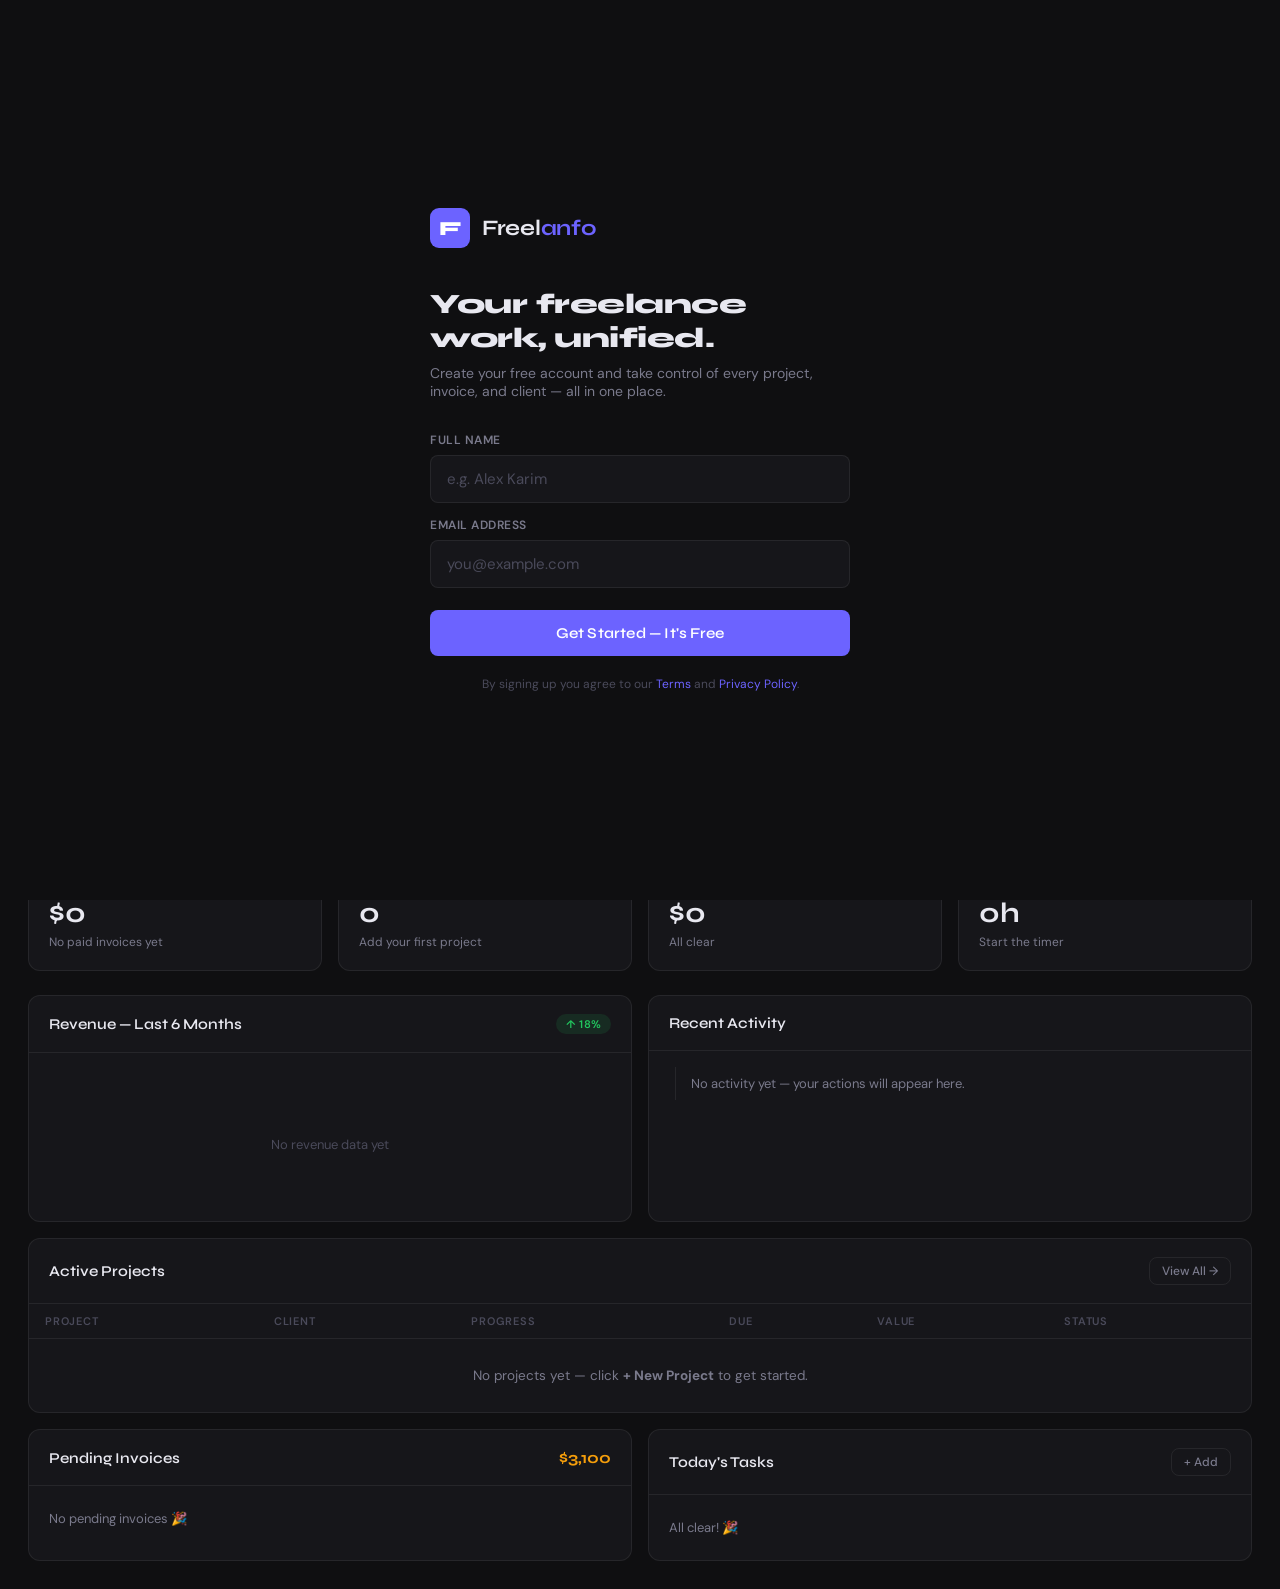
<file: freelanfo.html>
<!DOCTYPE html>
<html lang="en">
<head>
<meta charset="UTF-8">
<meta name="viewport" content="width=device-width, initial-scale=1.0">
<title>Freelanfo — Your Work, Unified</title>
<link href="https://fonts.googleapis.com/css2?family=Syne:wght@400;500;600;700;800&family=DM+Sans:ital,opsz,wght@0,9..40,300;0,9..40,400;0,9..40,500;1,9..40,300&display=swap" rel="stylesheet">
<style>
  :root {
    --bg: #0f0f11;
    --surface: #16161a;
    --surface2: #1e1e24;
    --surface3: #252530;
    --border: rgba(255,255,255,0.07);
    --border-hover: rgba(255,255,255,0.14);
    --text: #e8e8f0;
    --text-muted: #7a7a8c;
    --text-dim: #4a4a5a;
    --accent: #6c63ff;
    --accent-glow: rgba(108,99,255,0.18);
    --accent-soft: rgba(108,99,255,0.12);
    --green: #22c55e;
    --green-soft: rgba(34,197,94,0.12);
    --red: #ef4444;
    --red-soft: rgba(239,68,68,0.12);
    --amber: #f59e0b;
    --amber-soft: rgba(245,158,11,0.12);
    --blue: #3b82f6;
    --blue-soft: rgba(59,130,246,0.12);
    --radius: 12px;
    --radius-sm: 8px;
    --radius-lg: 18px;
    --shadow: 0 4px 24px rgba(0,0,0,0.4);
  }

  * { margin:0; padding:0; box-sizing:border-box; }

  html { scroll-behavior: smooth; }

  body {
    background: var(--bg);
    color: var(--text);
    font-family: 'DM Sans', sans-serif;
    min-height: 100vh;
    overflow-x: hidden;
  }

  /* LAYOUT */
  .app { display: flex; height: 100vh; overflow: hidden; }

  /* SIDEBAR */
  .sidebar {
    width: 240px;
    flex-shrink: 0;
    background: var(--surface);
    border-right: 1px solid var(--border);
    display: flex;
    flex-direction: column;
    padding: 0;
    transition: width 0.3s ease;
    z-index: 100;
  }

  .sidebar-logo {
    padding: 24px 20px 20px;
    border-bottom: 1px solid var(--border);
    display: flex;
    align-items: center;
    gap: 10px;
  }

  .logo-mark {
    width: 34px; height: 34px;
    background: var(--accent);
    border-radius: 9px;
    display: flex; align-items: center; justify-content: center;
    font-family: 'Syne', sans-serif;
    font-weight: 800;
    font-size: 16px;
    color: #fff;
    flex-shrink: 0;
  }

  .logo-text {
    font-family: 'Syne', sans-serif;
    font-weight: 700;
    font-size: 18px;
    letter-spacing: -0.3px;
  }

  .logo-text span { color: var(--accent); }

  .sidebar-nav {
    flex: 1;
    padding: 16px 10px;
    display: flex;
    flex-direction: column;
    gap: 2px;
    overflow-y: auto;
  }

  .nav-section-label {
    font-size: 10px;
    font-weight: 600;
    letter-spacing: 1.2px;
    text-transform: uppercase;
    color: var(--text-dim);
    padding: 12px 10px 6px;
  }

  .nav-item {
    display: flex;
    align-items: center;
    gap: 10px;
    padding: 9px 12px;
    border-radius: var(--radius-sm);
    cursor: pointer;
    transition: all 0.18s;
    color: var(--text-muted);
    font-size: 14px;
    font-weight: 400;
    position: relative;
    user-select: none;
  }

  .nav-item:hover { background: var(--surface2); color: var(--text); }

  .nav-item.active {
    background: var(--accent-soft);
    color: var(--accent);
    font-weight: 500;
  }

  .nav-item .nav-icon { font-size: 16px; width: 20px; text-align: center; flex-shrink: 0; }

  .nav-badge {
    margin-left: auto;
    background: var(--accent);
    color: #fff;
    font-size: 10px;
    font-weight: 700;
    padding: 1px 6px;
    border-radius: 20px;
    min-width: 18px;
    text-align: center;
  }

  .sidebar-footer {
    padding: 14px 10px;
    border-top: 1px solid var(--border);
  }

  .user-chip {
    display: flex;
    align-items: center;
    gap: 10px;
    padding: 9px 10px;
    border-radius: var(--radius-sm);
    cursor: pointer;
    transition: background 0.18s;
  }

  .user-chip:hover { background: var(--surface2); }

  .avatar {
    width: 30px; height: 30px;
    border-radius: 50%;
    background: linear-gradient(135deg, var(--accent), #a78bfa);
    display: flex; align-items: center; justify-content: center;
    font-size: 12px; font-weight: 700; color: #fff;
    flex-shrink: 0;
  }

  .user-info { flex: 1; min-width: 0; }
  .user-name { font-size: 13px; font-weight: 500; white-space: nowrap; overflow: hidden; text-overflow: ellipsis; }
  .user-plan { font-size: 11px; color: var(--text-muted); }

  /* MAIN */
  .main {
    flex: 1;
    display: flex;
    flex-direction: column;
    overflow: hidden;
    min-width: 0;
  }

  /* TOPBAR */
  .topbar {
    height: 60px;
    border-bottom: 1px solid var(--border);
    display: flex;
    align-items: center;
    padding: 0 24px;
    gap: 16px;
    flex-shrink: 0;
    background: var(--surface);
  }

  .topbar-title {
    font-family: 'Syne', sans-serif;
    font-weight: 700;
    font-size: 18px;
    flex: 1;
  }

  .topbar-actions { display: flex; align-items: center; gap: 10px; }

  .btn {
    display: inline-flex;
    align-items: center;
    gap: 6px;
    padding: 8px 16px;
    border-radius: var(--radius-sm);
    font-size: 13px;
    font-weight: 500;
    cursor: pointer;
    border: none;
    transition: all 0.18s;
    font-family: 'DM Sans', sans-serif;
    white-space: nowrap;
  }

  .btn-primary {
    background: var(--accent);
    color: #fff;
  }
  .btn-primary:hover { background: #7c74ff; transform: translateY(-1px); box-shadow: 0 4px 16px rgba(108,99,255,0.4); }

  .btn-ghost {
    background: transparent;
    color: var(--text-muted);
    border: 1px solid var(--border);
  }
  .btn-ghost:hover { background: var(--surface2); color: var(--text); border-color: var(--border-hover); }

  .btn-danger {
    background: var(--red-soft);
    color: var(--red);
    border: 1px solid rgba(239,68,68,0.2);
  }
  .btn-danger:hover { background: rgba(239,68,68,0.2); }

  .btn-sm { padding: 5px 12px; font-size: 12px; }

  .mobile-menu-btn {
    display: none;
    background: none;
    border: none;
    color: var(--text);
    font-size: 22px;
    cursor: pointer;
    padding: 4px;
  }

  /* CONTENT */
  .content {
    flex: 1;
    overflow-y: auto;
    padding: 28px 28px;
  }

  /* PANELS */
  .panel { display: none; }
  .panel.active { display: block; }

  /* STATS ROW */
  .stats-grid {
    display: grid;
    grid-template-columns: repeat(4, 1fr);
    gap: 16px;
    margin-bottom: 24px;
  }

  .stat-card {
    background: var(--surface);
    border: 1px solid var(--border);
    border-radius: var(--radius);
    padding: 20px;
    position: relative;
    overflow: hidden;
    transition: border-color 0.2s;
  }

  .stat-card:hover { border-color: var(--border-hover); }

  .stat-card::before {
    content: '';
    position: absolute;
    top: 0; left: 0; right: 0;
    height: 2px;
  }

  .stat-card.green::before { background: var(--green); }
  .stat-card.purple::before { background: var(--accent); }
  .stat-card.amber::before { background: var(--amber); }
  .stat-card.blue::before { background: var(--blue); }

  .stat-label { font-size: 12px; color: var(--text-muted); font-weight: 500; margin-bottom: 8px; text-transform: uppercase; letter-spacing: 0.5px; }
  .stat-value { font-family: 'Syne', sans-serif; font-size: 28px; font-weight: 700; margin-bottom: 4px; }
  .stat-delta { font-size: 12px; color: var(--text-muted); }
  .stat-delta.up { color: var(--green); }
  .stat-delta.down { color: var(--red); }

  /* CARDS */
  .card {
    background: var(--surface);
    border: 1px solid var(--border);
    border-radius: var(--radius);
    overflow: hidden;
    transition: border-color 0.2s;
  }

  .card:hover { border-color: var(--border-hover); }

  .card-header {
    padding: 18px 20px;
    border-bottom: 1px solid var(--border);
    display: flex;
    align-items: center;
    justify-content: space-between;
    gap: 12px;
  }

  .card-title {
    font-family: 'Syne', sans-serif;
    font-size: 15px;
    font-weight: 600;
  }

  .card-body { padding: 20px; }

  /* GRID LAYOUTS */
  .two-col { display: grid; grid-template-columns: 1fr 1fr; gap: 16px; }
  .three-col { display: grid; grid-template-columns: 1fr 1fr 1fr; gap: 16px; }

  /* TABLE */
  .table { width: 100%; border-collapse: collapse; }
  .table th {
    font-size: 11px;
    font-weight: 600;
    text-transform: uppercase;
    letter-spacing: 0.8px;
    color: var(--text-dim);
    padding: 10px 16px;
    text-align: left;
    border-bottom: 1px solid var(--border);
  }
  .table td {
    padding: 12px 16px;
    font-size: 13.5px;
    border-bottom: 1px solid var(--border);
    vertical-align: middle;
  }
  .table tr:last-child td { border-bottom: none; }
  .table tr:hover td { background: var(--surface2); }

  /* BADGES */
  .badge {
    display: inline-flex;
    align-items: center;
    gap: 4px;
    padding: 3px 10px;
    border-radius: 20px;
    font-size: 11px;
    font-weight: 600;
    letter-spacing: 0.2px;
  }

  .badge-green { background: var(--green-soft); color: var(--green); }
  .badge-red { background: var(--red-soft); color: var(--red); }
  .badge-amber { background: var(--amber-soft); color: var(--amber); }
  .badge-blue { background: var(--blue-soft); color: var(--blue); }
  .badge-purple { background: var(--accent-soft); color: var(--accent); }
  .badge-gray { background: rgba(255,255,255,0.06); color: var(--text-muted); }

  /* PROGRESS */
  .progress-bar {
    height: 6px;
    background: var(--surface3);
    border-radius: 3px;
    overflow: hidden;
  }

  .progress-fill {
    height: 100%;
    border-radius: 3px;
    background: var(--accent);
    transition: width 0.6s ease;
  }

  .progress-fill.green { background: var(--green); }
  .progress-fill.amber { background: var(--amber); }

  /* FORM ELEMENTS */
  .form-group { margin-bottom: 16px; }
  .form-label { font-size: 12px; font-weight: 500; color: var(--text-muted); display: block; margin-bottom: 6px; text-transform: uppercase; letter-spacing: 0.4px; }
  .form-input {
    width: 100%;
    background: var(--surface2);
    border: 1px solid var(--border);
    border-radius: var(--radius-sm);
    padding: 10px 14px;
    font-size: 14px;
    color: var(--text);
    font-family: 'DM Sans', sans-serif;
    transition: border-color 0.18s;
    outline: none;
  }
  .form-input:focus { border-color: var(--accent); }
  .form-input::placeholder { color: var(--text-dim); }
  select.form-input { cursor: pointer; }
  textarea.form-input { resize: vertical; min-height: 90px; }

  .form-grid { display: grid; grid-template-columns: 1fr 1fr; gap: 14px; }

  /* SEARCH BAR */
  .search-bar {
    position: relative;
    flex: 1;
    max-width: 280px;
  }

  .search-bar input {
    width: 100%;
    background: var(--surface2);
    border: 1px solid var(--border);
    border-radius: var(--radius-sm);
    padding: 8px 12px 8px 36px;
    font-size: 13px;
    color: var(--text);
    outline: none;
    font-family: 'DM Sans', sans-serif;
    transition: border-color 0.18s;
  }

  .search-bar input:focus { border-color: var(--accent); }
  .search-bar input::placeholder { color: var(--text-dim); }

  .search-bar::before {
    content: '⌕';
    position: absolute;
    left: 11px;
    top: 50%;
    transform: translateY(-50%);
    color: var(--text-dim);
    font-size: 16px;
    pointer-events: none;
  }

  /* TIMER */
  .timer-display {
    font-family: 'Syne', sans-serif;
    font-size: 52px;
    font-weight: 700;
    text-align: center;
    letter-spacing: -2px;
    padding: 30px 0 24px;
  }

  .timer-controls { display: flex; justify-content: center; gap: 10px; margin-bottom: 24px; }

  .timer-btn {
    width: 50px; height: 50px;
    border-radius: 50%;
    border: none;
    font-size: 20px;
    cursor: pointer;
    transition: all 0.18s;
    display: flex; align-items: center; justify-content: center;
  }

  .timer-btn.play { background: var(--accent); color: #fff; }
  .timer-btn.play:hover { background: #7c74ff; transform: scale(1.05); }
  .timer-btn.stop { background: var(--surface3); color: var(--text); }
  .timer-btn.stop:hover { background: var(--red-soft); color: var(--red); }
  .timer-btn.reset { background: var(--surface3); color: var(--text-muted); }
  .timer-btn.reset:hover { background: var(--surface2); color: var(--text); }

  /* INVOICES SPECIFIC */
  .invoice-total {
    font-family: 'Syne', sans-serif;
    font-size: 22px;
    font-weight: 700;
  }

  /* CLIENT CARD */
  .client-card {
    background: var(--surface);
    border: 1px solid var(--border);
    border-radius: var(--radius);
    padding: 18px;
    transition: all 0.2s;
    cursor: pointer;
  }
  .client-card:hover { border-color: var(--border-hover); transform: translateY(-2px); box-shadow: var(--shadow); }

  .client-avatar {
    width: 42px; height: 42px;
    border-radius: 12px;
    display: flex; align-items: center; justify-content: center;
    font-size: 18px;
    margin-bottom: 12px;
  }

  /* PIPELINE */
  .pipeline { display: grid; grid-template-columns: repeat(4, 1fr); gap: 14px; }

  .pipeline-col {
    background: var(--surface2);
    border-radius: var(--radius);
    padding: 14px;
    min-height: 300px;
  }

  .pipeline-col-header {
    display: flex;
    align-items: center;
    justify-content: space-between;
    margin-bottom: 12px;
    padding-bottom: 10px;
    border-bottom: 1px solid var(--border);
  }

  .pipeline-col-title { font-size: 12px; font-weight: 700; text-transform: uppercase; letter-spacing: 0.8px; }

  .pipeline-card {
    background: var(--surface);
    border: 1px solid var(--border);
    border-radius: var(--radius-sm);
    padding: 12px;
    margin-bottom: 8px;
    cursor: pointer;
    transition: all 0.18s;
  }
  .pipeline-card:hover { border-color: var(--accent); transform: translateX(2px); }
  .pipeline-card-title { font-size: 13px; font-weight: 500; margin-bottom: 6px; }
  .pipeline-card-meta { font-size: 11px; color: var(--text-muted); display: flex; justify-content: space-between; }

  /* CHART BARS */
  .chart-bars {
    display: flex;
    align-items: flex-end;
    gap: 8px;
    height: 120px;
    padding: 0 4px;
  }

  .chart-bar-wrap { flex: 1; display: flex; flex-direction: column; align-items: center; gap: 6px; }
  .chart-bar {
    width: 100%;
    background: var(--accent-soft);
    border-radius: 4px 4px 0 0;
    transition: height 0.6s ease;
    cursor: pointer;
    position: relative;
  }
  .chart-bar:hover { background: var(--accent); }
  .chart-bar-label { font-size: 10px; color: var(--text-dim); }

  /* NOTIFICATIONS DOT */
  .notif-dot {
    width: 8px; height: 8px;
    border-radius: 50%;
    background: var(--accent);
    position: absolute;
    top: 6px; right: 6px;
  }

  /* SIGNUP SCREEN */
  .signup-screen {
    position: fixed;
    inset: 0;
    background: var(--bg);
    z-index: 9000;
    display: flex;
    align-items: center;
    justify-content: center;
    padding: 20px;
  }

  .signup-box {
    width: 100%;
    max-width: 420px;
    animation: modalIn 0.35s ease;
  }

  .signup-logo {
    display: flex;
    align-items: center;
    gap: 12px;
    margin-bottom: 40px;
  }

  .signup-logo .logo-mark { width: 40px; height: 40px; font-size: 20px; }
  .signup-logo .logo-text { font-size: 22px; }

  .signup-headline {
    font-family: 'Syne', sans-serif;
    font-size: 28px;
    font-weight: 800;
    line-height: 1.2;
    margin-bottom: 8px;
    letter-spacing: -0.5px;
  }

  .signup-sub {
    font-size: 14px;
    color: var(--text-muted);
    margin-bottom: 32px;
  }

  .signup-field {
    margin-bottom: 14px;
  }

  .signup-field label {
    display: block;
    font-size: 12px;
    font-weight: 600;
    text-transform: uppercase;
    letter-spacing: 0.5px;
    color: var(--text-muted);
    margin-bottom: 7px;
  }

  .signup-field input {
    width: 100%;
    background: var(--surface);
    border: 1px solid var(--border);
    border-radius: var(--radius-sm);
    padding: 13px 16px;
    font-size: 15px;
    color: var(--text);
    font-family: 'DM Sans', sans-serif;
    outline: none;
    transition: border-color 0.2s, box-shadow 0.2s;
  }

  .signup-field input:focus {
    border-color: var(--accent);
    box-shadow: 0 0 0 3px var(--accent-soft);
  }

  .signup-field input::placeholder { color: var(--text-dim); }

  .signup-btn {
    width: 100%;
    padding: 14px;
    background: var(--accent);
    color: #fff;
    border: none;
    border-radius: var(--radius-sm);
    font-size: 15px;
    font-weight: 600;
    font-family: 'Syne', sans-serif;
    cursor: pointer;
    margin-top: 8px;
    transition: all 0.2s;
    letter-spacing: 0.2px;
  }

  .signup-btn:hover {
    background: #7c74ff;
    transform: translateY(-1px);
    box-shadow: 0 6px 20px rgba(108,99,255,0.4);
  }

  .signup-btn:active { transform: translateY(0); }

  .signup-divider {
    display: flex;
    align-items: center;
    gap: 12px;
    margin: 20px 0;
    color: var(--text-dim);
    font-size: 12px;
  }

  .signup-divider::before,
  .signup-divider::after {
    content: '';
    flex: 1;
    height: 1px;
    background: var(--border);
  }

  .signup-footer {
    text-align: center;
    font-size: 12px;
    color: var(--text-dim);
    margin-top: 20px;
  }

  .signup-footer span { color: var(--accent); cursor: pointer; }

  .signup-error {
    background: var(--red-soft);
    border: 1px solid rgba(239,68,68,0.25);
    color: var(--red);
    border-radius: var(--radius-sm);
    padding: 10px 14px;
    font-size: 13px;
    margin-bottom: 14px;
    display: none;
  }

  /* SCROLLBAR */
  ::-webkit-scrollbar { width: 5px; height: 5px; }
  ::-webkit-scrollbar-track { background: transparent; }
  ::-webkit-scrollbar-thumb { background: var(--surface3); border-radius: 4px; }

  /* MODAL */
  .modal-overlay {
    display: none;
    position: fixed; inset: 0;
    background: rgba(0,0,0,0.7);
    z-index: 1000;
    align-items: center;
    justify-content: center;
    padding: 20px;
    backdrop-filter: blur(4px);
  }
  .modal-overlay.open { display: flex; }

  .modal {
    background: var(--surface);
    border: 1px solid var(--border);
    border-radius: var(--radius-lg);
    padding: 28px;
    width: 100%;
    max-width: 520px;
    max-height: 90vh;
    overflow-y: auto;
    animation: modalIn 0.22s ease;
  }

  @keyframes modalIn {
    from { opacity: 0; transform: translateY(16px) scale(0.97); }
    to { opacity: 1; transform: translateY(0) scale(1); }
  }

  .modal-title {
    font-family: 'Syne', sans-serif;
    font-size: 18px;
    font-weight: 700;
    margin-bottom: 20px;
  }

  .modal-actions { display: flex; justify-content: flex-end; gap: 10px; margin-top: 24px; }

  /* TABS */
  .tabs { display: flex; gap: 2px; background: var(--surface2); border-radius: var(--radius-sm); padding: 3px; margin-bottom: 20px; }

  .tab {
    flex: 1;
    padding: 8px 12px;
    font-size: 13px;
    font-weight: 500;
    border-radius: 6px;
    cursor: pointer;
    text-align: center;
    color: var(--text-muted);
    transition: all 0.18s;
    border: none;
    background: none;
    font-family: 'DM Sans', sans-serif;
  }

  .tab.active { background: var(--surface); color: var(--text); box-shadow: 0 1px 4px rgba(0,0,0,0.3); }

  /* TIMELINE */
  .timeline { position: relative; padding-left: 22px; }
  .timeline::before { content: ''; position: absolute; left: 6px; top: 0; bottom: 0; width: 1px; background: var(--border); }

  .timeline-item { position: relative; margin-bottom: 18px; }
  .timeline-item::before {
    content: '';
    position: absolute;
    left: -18px; top: 4px;
    width: 8px; height: 8px;
    border-radius: 50%;
    background: var(--accent);
    border: 2px solid var(--surface);
  }
  .timeline-time { font-size: 11px; color: var(--text-dim); margin-bottom: 2px; }
  .timeline-text { font-size: 13px; color: var(--text-muted); }
  .timeline-text strong { color: var(--text); }

  /* RESPONSIVE */
  @media (max-width: 1100px) {
    .stats-grid { grid-template-columns: repeat(2, 1fr); }
    .pipeline { grid-template-columns: repeat(2, 1fr); }
  }

  @media (max-width: 900px) {
    .sidebar { position: fixed; left: -240px; top: 0; bottom: 0; transition: left 0.3s ease; }
    .sidebar.open { left: 0; box-shadow: 4px 0 30px rgba(0,0,0,0.5); }
    .mobile-menu-btn { display: block; }
    .two-col, .three-col { grid-template-columns: 1fr; }
    .form-grid { grid-template-columns: 1fr; }
    .pipeline { grid-template-columns: 1fr 1fr; }
  }

  @media (max-width: 600px) {
    .content { padding: 16px; }
    .stats-grid { grid-template-columns: 1fr 1fr; }
    .pipeline { grid-template-columns: 1fr; }
    .topbar { padding: 0 16px; }
    .timer-display { font-size: 38px; }
    .table { font-size: 12px; }
    .table th, .table td { padding: 10px 10px; }
  }

  /* EMPTY STATE */
  .empty-state {
    text-align: center;
    padding: 48px 20px;
    color: var(--text-muted);
  }
  .empty-state .empty-icon { font-size: 42px; margin-bottom: 12px; }
  .empty-state p { font-size: 14px; }

  /* INCOME LINE MINI */
  .income-line {
    display: flex;
    align-items: center;
    justify-content: space-between;
    padding: 10px 0;
    border-bottom: 1px solid var(--border);
    font-size: 13.5px;
  }
  .income-line:last-child { border-bottom: none; }
  .income-line .label { color: var(--text-muted); }
  .income-line .amount { font-weight: 600; }

  /* OVERLAY for mobile sidebar */
  .sidebar-overlay {
    display: none;
    position: fixed;
    inset: 0;
    background: rgba(0,0,0,0.5);
    z-index: 99;
  }
  .sidebar-overlay.open { display: block; }

  .tag {
    display: inline-block;
    padding: 2px 8px;
    border-radius: 4px;
    font-size: 11px;
    font-weight: 500;
    background: var(--surface3);
    color: var(--text-muted);
    margin-right: 4px;
    margin-bottom: 4px;
  }

  .divider { height: 1px; background: var(--border); margin: 20px 0; }

  /* Toast */
  .toast-container { position: fixed; bottom: 24px; right: 24px; z-index: 9999; display: flex; flex-direction: column; gap: 8px; }
  .toast {
    background: var(--surface2);
    border: 1px solid var(--border);
    border-left: 3px solid var(--accent);
    border-radius: var(--radius-sm);
    padding: 12px 18px;
    font-size: 13.5px;
    min-width: 200px;
    max-width: 300px;
    animation: toastIn 0.22s ease;
    box-shadow: var(--shadow);
  }
  .toast.green { border-left-color: var(--green); }
  .toast.red { border-left-color: var(--red); }
  @keyframes toastIn { from { opacity: 0; transform: translateX(20px); } to { opacity: 1; transform: translateX(0); } }

</style>
</head>
<body>

<!-- SIGNUP SCREEN -->
<div class="signup-screen" id="signupScreen">
  <div class="signup-box">
    <div class="signup-logo">
      <div class="logo-mark">F</div>
      <div class="logo-text">Freel<span>anfo</span></div>
    </div>
    <div class="signup-headline">Your freelance<br>work, unified.</div>
    <div class="signup-sub">Create your free account and take control of every project, invoice, and client — all in one place.</div>

    <div class="signup-error" id="signupError"></div>

    <div class="signup-field">
      <label>Full Name</label>
      <input type="text" id="signupName" placeholder="e.g. Alex Karim" autocomplete="name" onkeydown="if(event.key==='Enter')document.getElementById('signupEmail').focus()">
    </div>
    <div class="signup-field">
      <label>Email Address</label>
      <input type="email" id="signupEmail" placeholder="you@example.com" autocomplete="email" onkeydown="if(event.key==='Enter')handleSignup()">
    </div>

    <button class="signup-btn" onclick="handleSignup()">Get Started — It's Free</button>

    <div class="signup-footer">
      By signing up you agree to our <span>Terms</span> and <span>Privacy Policy</span>.
    </div>
  </div>
</div>

  <!-- SIDEBAR OVERLAY (mobile) -->
  <div class="sidebar-overlay" id="sidebarOverlay" onclick="closeSidebar()"></div>

  <!-- SIDEBAR -->
  <aside class="sidebar" id="sidebar">
    <div class="sidebar-logo">
      <div class="logo-mark">F</div>
      <div class="logo-text">Freel<span>anfo</span></div>
    </div>

    <nav class="sidebar-nav">
      <div class="nav-item active" onclick="navigate('dashboard', this)">
        <span class="nav-icon">⬡</span>
        <span>Dashboard</span>
      </div>

      <div class="nav-section-label">Work</div>

      <div class="nav-item" onclick="navigate('projects', this)">
        <span class="nav-icon">◫</span>
        <span>Projects</span>
        <span class="nav-badge">5</span>
      </div>
      <div class="nav-item" onclick="navigate('pipeline', this)">
        <span class="nav-icon">⊞</span>
        <span>Pipeline</span>
      </div>
      <div class="nav-item" onclick="navigate('timer', this)">
        <span class="nav-icon">⏱</span>
        <span>Time Tracker</span>
      </div>
      <div class="nav-item" onclick="navigate('tasks', this)">
        <span class="nav-icon">✓</span>
        <span>Tasks</span>
        <span class="nav-badge">8</span>
      </div>

      <div class="nav-section-label">Finance</div>

      <div class="nav-item" onclick="navigate('invoices', this)">
        <span class="nav-icon">◱</span>
        <span>Invoices</span>
        <span class="nav-badge">3</span>
      </div>
      <div class="nav-item" onclick="navigate('expenses', this)">
        <span class="nav-icon">◈</span>
        <span>Expenses</span>
      </div>
      <div class="nav-item" onclick="navigate('finance', this)">
        <span class="nav-icon">▲</span>
        <span>Reports</span>
      </div>

      <div class="nav-section-label">Clients</div>

      <div class="nav-item" onclick="navigate('clients', this)">
        <span class="nav-icon">◎</span>
        <span>Clients</span>
      </div>
      <div class="nav-item" onclick="navigate('proposals', this)">
        <span class="nav-icon">◧</span>
        <span>Proposals</span>
      </div>
    </nav>

    <div class="sidebar-footer">
      <div class="user-chip">
        <div class="avatar">AK</div>
        <div class="user-info">
          <div class="user-name">Your Name</div>
          <div class="user-plan">your@email.com</div>
        </div>
        <span style="color:var(--text-dim);font-size:12px;">⚙</span>
      </div>
    </div>
  </aside>

  <!-- MAIN CONTENT -->
  <main class="main">

    <!-- TOPBAR -->
    <div class="topbar">
      <button class="mobile-menu-btn" onclick="toggleSidebar()">☰</button>
      <div class="topbar-title" id="topbarTitle">Dashboard</div>
      <div class="topbar-actions">
        <div class="search-bar" style="max-width:200px">
          <input type="text" placeholder="Search…">
        </div>
        <button class="btn btn-ghost btn-sm" style="position:relative">
          🔔
          <span class="notif-dot"></span>
        </button>
        <button class="btn btn-primary btn-sm" id="mainCTA" onclick="openMainCTA()">+ New Project</button>
      </div>
    </div>

    <!-- CONTENT -->
    <div class="content">

      <!-- ===== DASHBOARD ===== -->
      <div class="panel active" id="panel-dashboard">

        <div style="margin-bottom:20px">
          <div id="dash-greeting" style="font-size:13px;color:var(--text-muted);margin-bottom:4px">Good morning 👋</div>
          <div id="dash-subline" style="font-family:'Syne',sans-serif;font-size:22px;font-weight:700">Here's your workspace — let's build something.</div>
        </div>

        <div class="stats-grid">
          <div class="stat-card green">
            <div class="stat-label">Revenue (Month)</div>
            <div class="stat-value" id="stat-revenue">$0</div>
            <div class="stat-delta">No paid invoices yet</div>
          </div>
          <div class="stat-card purple">
            <div class="stat-label">Active Projects</div>
            <div class="stat-value" id="stat-projects">0</div>
            <div class="stat-delta">Add your first project</div>
          </div>
          <div class="stat-card amber">
            <div class="stat-label">Unpaid Invoices</div>
            <div class="stat-value" id="stat-unpaid">$0</div>
            <div class="stat-delta">All clear</div>
          </div>
          <div class="stat-card blue">
            <div class="stat-label">Hours Tracked</div>
            <div class="stat-value">0h</div>
            <div class="stat-delta">Start the timer</div>
          </div>
        </div>

        <div class="two-col" style="margin-bottom:16px">
          <!-- Revenue Chart -->
          <div class="card">
            <div class="card-header">
              <div class="card-title">Revenue — Last 6 Months</div>
              <span class="badge badge-green">↑ 18%</span>
            </div>
            <div class="card-body">
              <div class="chart-bars" id="revenueChart"></div>
              <div style="display:flex;justify-content:space-between;margin-top:8px;font-size:10px;color:var(--text-dim);padding:0 4px" id="revenueLabels"></div>
            </div>
          </div>

          <!-- Recent Activity -->
          <div class="card">
            <div class="card-header">
              <div class="card-title">Recent Activity</div>
            </div>
            <div class="card-body" style="padding:16px 20px">
              <div class="timeline" id="activityTimeline">
                <div style="color:var(--text-muted);font-size:13px;padding:8px 0">No activity yet — your actions will appear here.</div>
              </div>
            </div>
          </div>
        </div>

        <!-- Projects Overview -->
        <div class="card" style="margin-bottom:16px">
          <div class="card-header">
            <div class="card-title">Active Projects</div>
            <button class="btn btn-ghost btn-sm" onclick="navigate('projects', document.querySelector('[onclick*=\"projects\"]'))">View All →</button>
          </div>
          <div style="overflow-x:auto">
            <table class="table">
              <thead>
                <tr>
                  <th>Project</th>
                  <th>Client</th>
                  <th>Progress</th>
                  <th>Due</th>
                  <th>Value</th>
                  <th>Status</th>
                </tr>
              </thead>
              <tbody id="dash-projects-tbody">
                <tr><td colspan="6" style="text-align:center;padding:28px;color:var(--text-muted)">No projects yet — click <strong>+ New Project</strong> to get started.</td></tr>
              </tbody>
            </table>
          </div>
        </div>

        <div class="two-col">
          <!-- Unpaid Invoices -->
          <div class="card">
            <div class="card-header">
              <div class="card-title">Pending Invoices</div>
              <span style="font-family:'Syne';font-weight:700;color:var(--amber)">$3,100</span>
            </div>
            <div class="card-body" style="padding:12px 20px" id="dash-pending-invoices">
              <div style="color:var(--text-muted);font-size:13px;padding:12px 0">No pending invoices.</div>
            </div>
          </div>

          <!-- Quick Tasks -->
          <div class="card">
            <div class="card-header">
              <div class="card-title">Today's Tasks</div>
              <button class="btn btn-ghost btn-sm" onclick="openModal('taskModal')">+ Add</button>
            </div>
            <div class="card-body" style="padding:12px 20px">
              <div id="dashboardTasks"></div>
            </div>
          </div>
        </div>
      </div>

      <!-- ===== PROJECTS ===== -->
      <div class="panel" id="panel-projects">
        <div class="card-header" style="padding:0 0 20px;border:none">
          <div class="card-title" style="font-size:18px">Projects</div>
          <div style="display:flex;gap:10px;align-items:center">
            <div class="search-bar">
              <input type="text" placeholder="Search projects…">
            </div>
            <button class="btn btn-primary btn-sm" onclick="openModal('projectModal')">+ New Project</button>
          </div>
        </div>

        <div style="display:grid;grid-template-columns:repeat(auto-fill,minmax(280px,1fr));gap:16px" id="projectsGrid">
        </div>
      </div>

      <!-- ===== PIPELINE ===== -->
      <div class="panel" id="panel-pipeline">
        <div style="display:flex;align-items:center;justify-content:space-between;margin-bottom:20px">
          <div style="font-family:'Syne';font-size:18px;font-weight:700">Deal Pipeline</div>
          <button class="btn btn-primary btn-sm" onclick="openModal('dealModal')">+ Add Deal</button>
        </div>
        <div class="pipeline" id="pipelineBoard"></div>
      </div>

      <!-- ===== TIMER ===== -->
      <div class="panel" id="panel-timer">
        <div class="two-col">
          <div class="card">
            <div class="card-header">
              <div class="card-title">Time Tracker</div>
              <span class="badge badge-green" id="timerStatus">Idle</span>
            </div>
            <div class="card-body">
              <div class="form-group">
                <label class="form-label">Project</label>
                <select class="form-input" id="timerProject">
                  <option value="">— Select a project —</option>
                </select>
              </div>
              <div class="form-group">
                <label class="form-label">Description (optional)</label>
                <input type="text" class="form-input" placeholder="What are you working on?" id="timerDesc">
              </div>
              <div class="timer-display" id="timerDisplay">00:00:00</div>
              <div class="timer-controls">
                <button class="timer-btn reset" onclick="resetTimer()" title="Reset">↺</button>
                <button class="timer-btn play" onclick="toggleTimer()" id="timerPlayBtn">▶</button>
                <button class="timer-btn stop" onclick="stopTimer()" title="Stop & Log">■</button>
              </div>
            </div>
          </div>

          <div class="card">
            <div class="card-header">
              <div class="card-title">Time Log</div>
              <span style="font-size:13px;color:var(--text-muted)">This Week: <strong style="color:var(--text)">18h 40m</strong></span>
            </div>
            <div style="overflow-x:auto">
              <table class="table">
                <thead>
                  <tr><th>Project</th><th>Description</th><th>Duration</th><th>Date</th></tr>
                </thead>
                <tbody id="timeLogBody">
              </tbody>
              </table>
            </div>
          </div>
        </div>
      </div>

      <!-- ===== TASKS ===== -->
      <div class="panel" id="panel-tasks">
        <div style="display:flex;align-items:center;justify-content:space-between;margin-bottom:20px">
          <div style="font-family:'Syne';font-size:18px;font-weight:700">Tasks</div>
          <button class="btn btn-primary btn-sm" onclick="openModal('taskModal')">+ New Task</button>
        </div>

        <div class="tabs">
          <button class="tab active" onclick="filterTasks('all',this)">All</button>
          <button class="tab" onclick="filterTasks('today',this)">Today</button>
          <button class="tab" onclick="filterTasks('upcoming',this)">Upcoming</button>
          <button class="tab" onclick="filterTasks('done',this)">Done</button>
        </div>

        <div class="card">
          <div style="overflow-x:auto">
            <table class="table">
              <thead>
                <tr><th>Task</th><th>Project</th><th>Priority</th><th>Due</th><th>Status</th><th></th></tr>
              </thead>
              <tbody id="tasksBody"></tbody>
            </table>
          </div>
        </div>
      </div>

      <!-- ===== INVOICES ===== -->
      <div class="panel" id="panel-invoices">
        <div style="display:flex;align-items:center;justify-content:space-between;margin-bottom:20px">
          <div style="font-family:'Syne';font-size:18px;font-weight:700">Invoices</div>
          <div style="display:flex;gap:10px">
            <button class="btn btn-ghost btn-sm">⬇ Export</button>
            <button class="btn btn-primary btn-sm" onclick="openModal('invoiceModal')">+ New Invoice</button>
          </div>
        </div>

        <div class="stats-grid" style="grid-template-columns:repeat(3,1fr);margin-bottom:20px">
          <div class="stat-card green">
            <div class="stat-label">Total Billed (YTD)</div>
            <div class="stat-value">$0</div>
          </div>
          <div class="stat-card amber">
            <div class="stat-label">Outstanding</div>
            <div class="stat-value">$0</div>
          </div>
          <div class="stat-card blue">
            <div class="stat-label">Avg. Payment Time</div>
            <div class="stat-value">— days</div>
          </div>
        </div>

        <div class="card">
          <div style="overflow-x:auto">
            <table class="table" id="invoicesTable">
              <thead>
                <tr><th>#</th><th>Client</th><th>Project</th><th>Amount</th><th>Issued</th><th>Due</th><th>Status</th><th></th></tr>
              </thead>
              <tbody id="invoicesBody"></tbody>
            </table>
          </div>
        </div>
      </div>

      <!-- ===== EXPENSES ===== -->
      <div class="panel" id="panel-expenses">
        <div style="display:flex;align-items:center;justify-content:space-between;margin-bottom:20px">
          <div style="font-family:'Syne';font-size:18px;font-weight:700">Expenses</div>
          <button class="btn btn-primary btn-sm" onclick="openModal('expenseModal')">+ Log Expense</button>
        </div>

        <div class="two-col" style="margin-bottom:16px">
          <div class="card">
            <div class="card-header">
              <div class="card-title">Expenses by Category</div>
            </div>
            <div class="card-body">
              <div id="expenseCats"></div>
            </div>
          </div>
          <div class="card">
            <div class="card-header">
              <div class="card-title">Monthly Overview</div>
            </div>
            <div class="card-body">
              <div style="display:flex;align-items:flex-end;gap:8px;height:100px">
                <div style="flex:1;display:flex;flex-direction:column;align-items:center;gap:4px">
                  <div style="width:100%;background:var(--red-soft);border-radius:4px 4px 0 0;height:40px"></div>
                  <span style="font-size:10px;color:var(--text-dim)">Oct</span>
                </div>
                <div style="flex:1;display:flex;flex-direction:column;align-items:center;gap:4px">
                  <div style="width:100%;background:var(--red-soft);border-radius:4px 4px 0 0;height:60px"></div>
                  <span style="font-size:10px;color:var(--text-dim)">Nov</span>
                </div>
                <div style="flex:1;display:flex;flex-direction:column;align-items:center;gap:4px">
                  <div style="width:100%;background:var(--red-soft);border-radius:4px 4px 0 0;height:35px"></div>
                  <span style="font-size:10px;color:var(--text-dim)">Dec</span>
                </div>
                <div style="flex:1;display:flex;flex-direction:column;align-items:center;gap:4px">
                  <div style="width:100%;background:var(--red-soft);border-radius:4px 4px 0 0;height:55px"></div>
                  <span style="font-size:10px;color:var(--text-dim)">Jan</span>
                </div>
                <div style="flex:1;display:flex;flex-direction:column;align-items:center;gap:4px">
                  <div style="width:100%;background:var(--red-soft);border-radius:4px 4px 0 0;height:45px"></div>
                  <span style="font-size:10px;color:var(--text-dim)">Feb</span>
                </div>
                <div style="flex:1;display:flex;flex-direction:column;align-items:center;gap:4px">
                  <div style="width:100%;background:var(--red);border-radius:4px 4px 0 0;height:70px"></div>
                  <span style="font-size:10px;color:var(--text-dim)">Mar</span>
                </div>
              </div>
            </div>
          </div>
        </div>

        <div class="card">
          <div style="overflow-x:auto">
            <table class="table">
              <thead>
                <tr><th>Description</th><th>Category</th><th>Amount</th><th>Date</th><th>Tax</th></tr>
              </thead>
              <tbody id="expensesBody"></tbody>
            </table>
          </div>
        </div>
      </div>

      <!-- ===== REPORTS ===== -->
      <div class="panel" id="panel-finance">
        <div style="font-family:'Syne';font-size:18px;font-weight:700;margin-bottom:20px">Financial Reports</div>

        <div class="stats-grid" style="margin-bottom:20px">
          <div class="stat-card green">
            <div class="stat-label">Gross Revenue (YTD)</div>
            <div class="stat-value">$0</div>
          </div>
          <div class="stat-card red" style="--card-accent:var(--red)">
            <div class="stat-label">Expenses (YTD)</div>
            <div class="stat-value">$0</div>
          </div>
          <div class="stat-card purple">
            <div class="stat-label">Net Profit (YTD)</div>
            <div class="stat-value">$0</div>
          </div>
          <div class="stat-card amber">
            <div class="stat-label">Tax Estimate</div>
            <div class="stat-value">—</div>
          </div>
        </div>

        <div class="two-col">
          <div class="card">
            <div class="card-header">
              <div class="card-title">Revenue vs Expenses</div>
            </div>
            <div class="card-body">
              <div style="display:flex;flex-direction:column;gap:14px" id="reportsRevExp">
                <div style="color:var(--text-muted);font-size:13px;text-align:center;padding:20px 0">Add invoices and expenses to see your breakdown.</div>
              </div>
            </div>
          </div>
          <div class="card">
            <div class="card-header">
              <div class="card-title">Revenue by Client</div>
            </div>
            <div class="card-body">
              <div style="display:flex;flex-direction:column;gap:12px" id="reportsClientBreakdown">
                <div style="color:var(--text-muted);font-size:13px;text-align:center;padding:20px 0">Add clients and invoices to see revenue by client.</div>
              </div>
            </div>
          </div>
        </div>
      </div>

      <!-- ===== CLIENTS ===== -->
      <div class="panel" id="panel-clients">
        <div style="display:flex;align-items:center;justify-content:space-between;margin-bottom:20px">
          <div style="font-family:'Syne';font-size:18px;font-weight:700">Clients</div>
          <button class="btn btn-primary btn-sm" onclick="openModal('clientModal')">+ New Client</button>
        </div>
        <div style="display:grid;grid-template-columns:repeat(auto-fill,minmax(220px,1fr));gap:16px" id="clientsGrid"></div>
      </div>

      <!-- ===== PROPOSALS ===== -->
      <div class="panel" id="panel-proposals">
        <div style="display:flex;align-items:center;justify-content:space-between;margin-bottom:20px">
          <div style="font-family:'Syne';font-size:18px;font-weight:700">Proposals</div>
          <button class="btn btn-primary btn-sm" onclick="openModal('proposalModal')">+ New Proposal</button>
        </div>
        <div class="card">
          <div style="overflow-x:auto">
            <table class="table">
              <thead>
                <tr><th>#</th><th>Title</th><th>Client</th><th>Value</th><th>Sent</th><th>Status</th><th></th></tr>
              </thead>
              <tbody id="proposalsBody"></tbody>
            </table>
          </div>
        </div>
      </div>

    </div><!-- /content -->
  </main>
</div>

<!-- MODALS -->

<!-- Project Modal -->
<div class="modal-overlay" id="projectModal">
  <div class="modal">
    <div class="modal-title">New Project</div>
    <div class="form-grid">
      <div class="form-group">
        <label class="form-label">Project Name</label>
        <input type="text" class="form-input" id="projName" placeholder="Brand Identity…">
      </div>
      <div class="form-group">
        <label class="form-label">Client</label>
        <input type="text" class="form-input" id="projClient" placeholder="Client name…">
      </div>
    </div>
    <div class="form-grid">
      <div class="form-group">
        <label class="form-label">Budget ($)</label>
        <input type="number" class="form-input" id="projBudget" placeholder="2,500">
      </div>
      <div class="form-group">
        <label class="form-label">Deadline</label>
        <input type="date" class="form-input" id="projDue">
      </div>
    </div>
    <div class="form-group">
      <label class="form-label">Description</label>
      <textarea class="form-input" id="projDesc" placeholder="Project scope and deliverables…"></textarea>
    </div>
    <div class="form-group">
      <label class="form-label">Type</label>
      <select class="form-input" id="projType">
        <option>Fixed Price</option><option>Hourly</option><option>Retainer</option>
      </select>
    </div>
    <div class="modal-actions">
      <button class="btn btn-ghost" onclick="closeModal('projectModal')">Cancel</button>
      <button class="btn btn-primary" onclick="submitProject()">Create Project</button>
    </div>
  </div>
</div>

<!-- Invoice Modal -->
<div class="modal-overlay" id="invoiceModal">
  <div class="modal">
    <div class="modal-title">New Invoice</div>
    <div class="form-grid">
      <div class="form-group">
        <label class="form-label">Client</label>
        <input type="text" class="form-input" id="invClient" placeholder="Client name">
      </div>
      <div class="form-group">
        <label class="form-label">Project</label>
        <input type="text" class="form-input" id="invProject" placeholder="Project name">
      </div>
    </div>
    <div class="form-grid">
      <div class="form-group">
        <label class="form-label">Amount ($)</label>
        <input type="number" class="form-input" id="invAmount" placeholder="1,500">
      </div>
      <div class="form-group">
        <label class="form-label">Due Date</label>
        <input type="date" class="form-input" id="invDue">
      </div>
    </div>
    <div class="form-group">
      <label class="form-label">Payment Terms</label>
      <select class="form-input">
        <option>Net 15</option><option>Net 30</option><option>Net 60</option><option>Due on Receipt</option>
      </select>
    </div>
    <div class="form-group">
      <label class="form-label">Notes</label>
      <textarea class="form-input" placeholder="Additional notes or terms…" style="min-height:70px"></textarea>
    </div>
    <div class="modal-actions">
      <button class="btn btn-ghost" onclick="closeModal('invoiceModal')">Cancel</button>
      <button class="btn btn-primary" onclick="submitInvoice()">Send Invoice</button>
    </div>
  </div>
</div>

<!-- Task Modal -->
<div class="modal-overlay" id="taskModal">
  <div class="modal">
    <div class="modal-title">New Task</div>
    <div class="form-group">
      <label class="form-label">Task Name</label>
      <input type="text" class="form-input" id="newTaskName" placeholder="e.g. Design homepage mockup">
    </div>
    <div class="form-grid">
      <div class="form-group">
        <label class="form-label">Project</label>
        <select class="form-input" id="newTaskProject">
          <option>General</option>
        </select>
      </div>
      <div class="form-group">
        <label class="form-label">Priority</label>
        <select class="form-input" id="newTaskPriority">
          <option>High</option><option>Medium</option><option>Low</option>
        </select>
      </div>
    </div>
    <div class="form-group">
      <label class="form-label">Due Date</label>
      <input type="date" class="form-input" id="newTaskDue">
    </div>
    <div class="modal-actions">
      <button class="btn btn-ghost" onclick="closeModal('taskModal')">Cancel</button>
      <button class="btn btn-primary" onclick="addTask()">Add Task</button>
    </div>
  </div>
</div>

<!-- Client Modal -->
<div class="modal-overlay" id="clientModal">
  <div class="modal">
    <div class="modal-title">New Client</div>
    <div class="form-grid">
      <div class="form-group">
        <label class="form-label">Company Name</label>
        <input type="text" class="form-input" id="cliName" placeholder="Acme Corp">
      </div>
      <div class="form-group">
        <label class="form-label">Contact Person</label>
        <input type="text" class="form-input" id="cliContact" placeholder="John Smith">
      </div>
    </div>
    <div class="form-grid">
      <div class="form-group">
        <label class="form-label">Email</label>
        <input type="email" class="form-input" id="cliEmail" placeholder="contact@acme.com">
      </div>
      <div class="form-group">
        <label class="form-label">Phone</label>
        <input type="text" class="form-input" id="cliPhone" placeholder="+1 555 000 0000">
      </div>
    </div>
    <div class="form-group">
      <label class="form-label">Industry</label>
      <select class="form-input" id="cliIndustry">
        <option>Technology</option><option>Design</option><option>Finance</option><option>Retail</option><option>Healthcare</option><option>Other</option>
      </select>
    </div>
    <div class="modal-actions">
      <button class="btn btn-ghost" onclick="closeModal('clientModal')">Cancel</button>
      <button class="btn btn-primary" onclick="submitClient()">Add Client</button>
    </div>
  </div>
</div>

<!-- Deal Modal -->
<div class="modal-overlay" id="dealModal">
  <div class="modal">
    <div class="modal-title">Add Deal</div>
    <div class="form-group">
      <label class="form-label">Deal Title</label>
      <input type="text" class="form-input" id="dealTitle" placeholder="Website Redesign for…">
    </div>
    <div class="form-grid">
      <div class="form-group">
        <label class="form-label">Client</label>
        <input type="text" class="form-input" id="dealClient" placeholder="Company name">
      </div>
      <div class="form-group">
        <label class="form-label">Value ($)</label>
        <input type="number" class="form-input" id="dealValue" placeholder="3,000">
      </div>
    </div>
    <div class="form-group">
      <label class="form-label">Stage</label>
      <select class="form-input" id="dealStage">
        <option>Lead</option><option>Proposal</option><option>Negotiation</option><option>Won</option>
      </select>
    </div>
    <div class="modal-actions">
      <button class="btn btn-ghost" onclick="closeModal('dealModal')">Cancel</button>
      <button class="btn btn-primary" onclick="submitDeal()">Add Deal</button>
    </div>
  </div>
</div>

<!-- Expense Modal -->
<div class="modal-overlay" id="expenseModal">
  <div class="modal">
    <div class="modal-title">Log Expense</div>
    <div class="form-group">
      <label class="form-label">Description</label>
      <input type="text" class="form-input" id="expDesc" placeholder="Adobe Creative Cloud subscription">
    </div>
    <div class="form-grid">
      <div class="form-group">
        <label class="form-label">Amount ($)</label>
        <input type="number" class="form-input" id="expAmount" placeholder="55">
      </div>
      <div class="form-group">
        <label class="form-label">Category</label>
        <select class="form-input" id="expCat">
          <option>Software</option><option>Hardware</option><option>Travel</option><option>Office</option><option>Marketing</option><option>Other</option>
        </select>
      </div>
    </div>
    <div class="form-grid">
      <div class="form-group">
        <label class="form-label">Date</label>
        <input type="date" class="form-input" id="expDate">
      </div>
      <div class="form-group">
        <label class="form-label">Tax Deductible?</label>
        <select class="form-input" id="expTax">
          <option>Yes</option><option>No</option>
        </select>
      </div>
    </div>
    <div class="modal-actions">
      <button class="btn btn-ghost" onclick="closeModal('expenseModal')">Cancel</button>
      <button class="btn btn-primary" onclick="submitExpense()">Log Expense</button>
    </div>
  </div>
</div>

<!-- Proposal Modal -->
<div class="modal-overlay" id="proposalModal">
  <div class="modal">
    <div class="modal-title">New Proposal</div>
    <div class="form-group">
      <label class="form-label">Proposal Title</label>
      <input type="text" class="form-input" id="propTitle" placeholder="UI/UX Design for XYZ App">
    </div>
    <div class="form-grid">
      <div class="form-group">
        <label class="form-label">Client</label>
        <input type="text" class="form-input" id="propClient" placeholder="Client name">
      </div>
      <div class="form-group">
        <label class="form-label">Value ($)</label>
        <input type="number" class="form-input" id="propValue" placeholder="4,500">
      </div>
    </div>
    <div class="form-group">
      <label class="form-label">Scope of Work</label>
      <textarea class="form-input" id="propScope" placeholder="Describe deliverables, timeline, and terms…"></textarea>
    </div>
    <div class="modal-actions">
      <button class="btn btn-ghost" onclick="closeModal('proposalModal')">Cancel</button>
      <button class="btn btn-primary" onclick="submitProposal()">Send Proposal</button>
    </div>
  </div>
</div>

<!-- Toast Container -->
<div class="toast-container" id="toastContainer"></div>

<script>
// ==================== DATA ====================
let currentUser = { name: '', email: '' };
let projects = [];
let tasks = [];
let invoices = [];
let clients = [];
let expenses = [];
let proposals = [];
let pipeline = { Lead: [], Proposal: [], Negotiation: [], Won: [] };
let invoiceCounter = 1;
let proposalCounter = 1;
let revenueData = [];

// ==================== SIGNUP ====================
function handleSignup() {
  const nameVal = document.getElementById('signupName').value.trim();
  const emailVal = document.getElementById('signupEmail').value.trim();
  const errEl = document.getElementById('signupError');

  if (!nameVal) {
    errEl.textContent = 'Please enter your full name.';
    errEl.style.display = 'block';
    document.getElementById('signupName').focus();
    return;
  }
  if (!emailVal || !/^[^\s@]+@[^\s@]+\.[^\s@]+$/.test(emailVal)) {
    errEl.textContent = 'Please enter a valid email address.';
    errEl.style.display = 'block';
    document.getElementById('signupEmail').focus();
    return;
  }

  errEl.style.display = 'none';
  currentUser.name = nameVal;
  currentUser.email = emailVal;

  // Derive initials
  const parts = nameVal.trim().split(' ');
  const firstName = parts[0];
  const initials = parts.length >= 2
    ? (parts[0][0] + parts[parts.length - 1][0]).toUpperCase()
    : parts[0].slice(0, 2).toUpperCase();

  // Update sidebar user info
  document.querySelector('.avatar').textContent = initials;
  document.querySelector('.user-name').textContent = nameVal;
  document.querySelector('.user-plan').textContent = emailVal;

  // Update dashboard greeting
  const greetEl = document.getElementById('dash-greeting');
  const subEl = document.getElementById('dash-subline');
  if (greetEl) greetEl.textContent = `Good morning, ${firstName} 👋`;
  if (subEl) subEl.textContent = "Here's your workspace — let's build something.";

  // Animate out signup screen
  const screen = document.getElementById('signupScreen');
  screen.style.transition = 'opacity 0.4s ease, transform 0.4s ease';
  screen.style.opacity = '0';
  screen.style.transform = 'translateY(-12px)';
  setTimeout(() => { screen.style.display = 'none'; }, 420);

  setTimeout(() => showToast(`Welcome to Freelanfo, ${firstName}! 🎉`, 'green'), 500);
}

// ==================== NAVIGATION ====================
function navigate(panel, el) {
  // Update panels
  document.querySelectorAll('.panel').forEach(p => p.classList.remove('active'));
  document.getElementById('panel-' + panel).classList.add('active');

  // Update nav items
  document.querySelectorAll('.nav-item').forEach(n => n.classList.remove('active'));
  if (el) el.classList.add('active');

  // Update topbar title
  const titles = {
    dashboard: 'Dashboard', projects: 'Projects', pipeline: 'Deal Pipeline',
    timer: 'Time Tracker', tasks: 'Tasks', invoices: 'Invoices',
    expenses: 'Expenses', finance: 'Reports', clients: 'Clients', proposals: 'Proposals'
  };
  document.getElementById('topbarTitle').textContent = titles[panel] || panel;

  // Update CTA
  const ctas = {
    dashboard: ['+ New Project', 'projectModal'],
    projects: ['+ New Project', 'projectModal'],
    invoices: ['+ New Invoice', 'invoiceModal'],
    clients: ['+ New Client', 'clientModal'],
    tasks: ['+ New Task', 'taskModal'],
    proposals: ['+ New Proposal', 'proposalModal'],
    pipeline: ['+ Add Deal', 'dealModal'],
    expenses: ['+ Log Expense', 'expenseModal'],
  };
  const cta = ctas[panel];
  if (cta) {
    document.getElementById('mainCTA').textContent = cta[0];
    document.getElementById('mainCTA').setAttribute('onclick', `openModal('${cta[1]}')`);
    document.getElementById('mainCTA').style.display = '';
  } else {
    document.getElementById('mainCTA').style.display = 'none';
  }

  closeSidebar();
}

// ==================== SIDEBAR ====================
function toggleSidebar() {
  document.getElementById('sidebar').classList.toggle('open');
  document.getElementById('sidebarOverlay').classList.toggle('open');
}
function closeSidebar() {
  document.getElementById('sidebar').classList.remove('open');
  document.getElementById('sidebarOverlay').classList.remove('open');
}

// ==================== MODALS ====================
function openModal(id) {
  document.getElementById(id).classList.add('open');
}
function closeModal(id) {
  document.getElementById(id).classList.remove('open');
}
function openMainCTA() {
  // handled dynamically
}

// Close modals on overlay click
document.querySelectorAll('.modal-overlay').forEach(o => {
  o.addEventListener('click', e => { if (e.target === o) o.classList.remove('open'); });
});

// ==================== TOAST ====================
function showToast(msg, type = '') {
  const c = document.getElementById('toastContainer');
  const t = document.createElement('div');
  t.className = 'toast ' + type;
  t.textContent = msg;
  c.appendChild(t);
  setTimeout(() => { t.style.opacity = '0'; t.style.transition = 'opacity 0.3s'; setTimeout(() => t.remove(), 350); }, 2800);
}

// ==================== RENDER PROJECTS ====================
function renderProjects() {
  const grid = document.getElementById('projectsGrid');
  if (projects.length === 0) {
    grid.innerHTML = `<div class="empty-state" style="grid-column:1/-1"><div class="empty-icon">◫</div><p>No projects yet.<br>Click <strong>+ New Project</strong> to get started.</p></div>`;
    return;
  }
  const statusColors = { 'On Track': 'green', 'In Progress': 'purple', 'At Risk': 'red', 'Review': 'amber' };
  grid.innerHTML = projects.map(p => `
    <div class="card" style="padding:20px;cursor:pointer">
      <div style="display:flex;align-items:center;justify-content:space-between;margin-bottom:14px">
        <span class="badge badge-${statusColors[p.status]||'gray'}">${p.status}</span>
        <span style="font-size:12px;color:var(--text-muted)">${p.type}</span>
      </div>
      <div style="font-family:'Syne';font-size:15px;font-weight:600;margin-bottom:4px">${p.name}</div>
      <div style="font-size:12px;color:var(--text-muted);margin-bottom:16px">${p.client || '—'}</div>
      <div style="margin-bottom:12px">
        <div style="display:flex;justify-content:space-between;margin-bottom:6px;font-size:12px">
          <span style="color:var(--text-muted)">Progress</span>
          <span>${p.progress}%</span>
        </div>
        <div class="progress-bar"><div class="progress-fill ${p.progress > 70 ? 'green' : p.progress > 40 ? '' : 'amber'}" style="width:${p.progress}%"></div></div>
      </div>
      <div style="display:flex;justify-content:space-between;align-items:center">
        <div style="font-family:'Syne';font-size:16px;font-weight:700">$${Number(p.budget).toLocaleString()}</div>
        <div style="font-size:12px;color:var(--text-muted)">Due ${p.due ? p.due.slice(5).replace('-','/') : '—'}</div>
      </div>
      ${p.tags && p.tags.length ? `<div style="margin-top:10px">${p.tags.map(t => `<span class="tag">${t}</span>`).join('')}</div>` : ''}
    </div>
  `).join('');
}

// ==================== RENDER PIPELINE ====================
function renderPipeline() {
  const board = document.getElementById('pipelineBoard');
  const stageColors = { Lead: 'var(--blue)', Proposal: 'var(--accent)', Negotiation: 'var(--amber)', Won: 'var(--green)' };
  board.innerHTML = Object.entries(pipeline).map(([stage, deals]) => `
    <div class="pipeline-col">
      <div class="pipeline-col-header">
        <span class="pipeline-col-title" style="color:${stageColors[stage]}">${stage}</span>
        <span class="badge badge-gray">${deals.length}</span>
      </div>
      ${deals.length === 0
        ? `<div style="color:var(--text-dim);font-size:12px;text-align:center;padding:20px 0">No deals yet</div>`
        : deals.map(d => `
        <div class="pipeline-card">
          <div class="pipeline-card-title">${d.title}</div>
          <div class="pipeline-card-meta">
            <span>${d.client}</span>
            <span style="color:var(--green);font-weight:600">$${Number(d.value).toLocaleString()}</span>
          </div>
        </div>
      `).join('')}
    </div>
  `).join('');
}

// ==================== RENDER TASKS ====================
function renderTasks() {
  const body = document.getElementById('tasksBody');
  const priorityColors = { High: 'red', Medium: 'amber', Low: 'gray' };
  body.innerHTML = tasks.map((t, i) => `
    <tr style="${t.done ? 'opacity:0.45' : ''}">
      <td>
        <div style="display:flex;align-items:center;gap:10px">
          <input type="checkbox" ${t.done ? 'checked' : ''} onchange="toggleTask(${i})" style="accent-color:var(--accent);cursor:pointer;width:15px;height:15px">
          <span style="${t.done ? 'text-decoration:line-through;color:var(--text-muted)' : ''}">${t.name}</span>
        </div>
      </td>
      <td style="color:var(--text-muted)">${t.project}</td>
      <td><span class="badge badge-${priorityColors[t.priority]}">${t.priority}</span></td>
      <td style="color:var(--text-muted)">${t.due.slice(5).replace('-','/')}</td>
      <td><span class="badge ${t.done ? 'badge-green' : 'badge-gray'}">${t.done ? 'Done' : 'Pending'}</span></td>
      <td><button class="btn btn-ghost btn-sm" style="padding:4px 8px;font-size:11px" onclick="tasks.splice(${i},1);renderTasks();renderDashboardTasks()">✕</button></td>
    </tr>
  `).join('');
}

function toggleTask(i) {
  tasks[i].done = !tasks[i].done;
  renderTasks();
  renderDashboardTasks();
  showToast(tasks[i].done ? 'Task completed! ✓' : 'Task reopened', tasks[i].done ? 'green' : '');
}

function filterTasks(filter, el) {
  document.querySelectorAll('.tab').forEach(t => t.classList.remove('active'));
  el.classList.add('active');
  // visual only for now
}

function addTask() {
  const name = document.getElementById('newTaskName').value.trim();
  if (!name) { showToast('Please enter a task name', 'red'); return; }
  tasks.unshift({
    name,
    project: document.getElementById('newTaskProject').value,
    priority: document.getElementById('newTaskPriority').value,
    due: document.getElementById('newTaskDue').value || '2026-03-10',
    done: false
  });
  document.getElementById('newTaskName').value = '';
  closeModal('taskModal');
  renderTasks();
  renderDashboardTasks();
  showToast('Task added!', 'green');
}

// ==================== DASHBOARD TASKS ====================
function renderDashboardTasks() {
  const el = document.getElementById('dashboardTasks');
  const today = tasks.filter(t => !t.done).slice(0, 5);
  el.innerHTML = today.map((t, i) => `
    <div style="display:flex;align-items:center;gap:10px;padding:9px 0;border-bottom:1px solid var(--border)">
      <input type="checkbox" onchange="toggleTask(${tasks.indexOf(t)})" style="accent-color:var(--accent);cursor:pointer;width:14px;height:14px">
      <span style="font-size:13px;flex:1">${t.name}</span>
      <span class="badge badge-${t.priority === 'High' ? 'red' : t.priority === 'Medium' ? 'amber' : 'gray'}" style="font-size:10px">${t.priority}</span>
    </div>
  `).join('') || '<div style="color:var(--text-muted);font-size:13px;padding:12px 0">All clear! 🎉</div>';
}

// ==================== RENDER INVOICES ====================
function renderInvoices() {
  const body = document.getElementById('invoicesBody');
  if (invoices.length === 0) {
    body.innerHTML = `<tr><td colspan="8"><div class="empty-state"><div class="empty-icon">◱</div><p>No invoices yet.<br>Click <strong>+ New Invoice</strong> to create one.</p></div></td></tr>`;
    return;
  }
  const statusColors = { Paid: 'green', Pending: 'amber', Overdue: 'red', Sent: 'blue' };
  body.innerHTML = invoices.map(inv => `
    <tr>
      <td style="font-weight:600;color:var(--accent)">${inv.id}</td>
      <td>${inv.client}</td>
      <td style="color:var(--text-muted)">${inv.project}</td>
      <td><strong>$${Number(inv.amount).toLocaleString()}</strong></td>
      <td style="color:var(--text-muted)">${inv.issued}</td>
      <td style="color:${inv.status === 'Overdue' ? 'var(--red)' : 'var(--text-muted)'}">${inv.due}</td>
      <td><span class="badge badge-${statusColors[inv.status]||'gray'}">${inv.status}</span></td>
      <td style="display:flex;gap:6px;padding:10px 16px">
        <button class="btn btn-ghost btn-sm">View</button>
        ${inv.status !== 'Paid' ? `<button class="btn btn-ghost btn-sm" style="color:var(--green)" onclick="markInvoicePaid('${inv.id}')">✓ Paid</button>` : ''}
      </td>
    </tr>
  `).join('');
}

function markInvoicePaid(id) {
  const inv = invoices.find(i => i.id === id);
  if (inv) { inv.status = 'Paid'; renderInvoices(); showToast('Invoice marked as paid ✓', 'green'); }
}

// ==================== RENDER EXPENSES ====================
function renderExpenses() {
  const body = document.getElementById('expensesBody');
  if (expenses.length === 0) {
    body.innerHTML = `<tr><td colspan="5"><div class="empty-state"><div class="empty-icon">◈</div><p>No expenses logged yet.<br>Click <strong>+ Log Expense</strong> to track one.</p></div></td></tr>`;
    document.getElementById('expenseCats').innerHTML = `<div style="color:var(--text-muted);font-size:13px;text-align:center;padding:20px 0">No expenses yet.</div>`;
    return;
  }
  body.innerHTML = expenses.map(e => `
    <tr>
      <td>${e.desc}</td>
      <td><span class="badge badge-gray">${e.category}</span></td>
      <td><strong>$${Number(e.amount).toFixed(2)}</strong></td>
      <td style="color:var(--text-muted)">${e.date}</td>
      <td><span class="badge ${e.tax ? 'badge-green' : 'badge-gray'}">${e.tax ? 'Yes' : 'No'}</span></td>
    </tr>
  `).join('');

  const cats = {};
  expenses.forEach(e => { cats[e.category] = (cats[e.category] || 0) + Number(e.amount); });
  const total = Object.values(cats).reduce((a, b) => a + b, 0);
  const catEl = document.getElementById('expenseCats');
  catEl.innerHTML = Object.entries(cats).map(([cat, amt]) => `
    <div style="margin-bottom:12px">
      <div style="display:flex;justify-content:space-between;margin-bottom:5px;font-size:13px">
        <span>${cat}</span><span style="color:var(--text-muted)">$${amt.toFixed(0)}</span>
      </div>
      <div class="progress-bar"><div class="progress-fill" style="width:${(amt/total*100).toFixed(0)}%;background:var(--red)"></div></div>
    </div>
  `).join('');
}

// ==================== RENDER CLIENTS ====================
function renderClients() {
  const grid = document.getElementById('clientsGrid');
  if (clients.length === 0) {
    grid.innerHTML = `<div class="empty-state" style="grid-column:1/-1"><div class="empty-icon">◎</div><p>No clients yet.<br>Click <strong>+ New Client</strong> to add one.</p></div>`;
    return;
  }
  grid.innerHTML = clients.map(c => `
    <div class="client-card">
      <div class="client-avatar" style="background:var(--surface3)">${c.emoji || '👤'}</div>
      <div style="font-family:'Syne';font-weight:600;font-size:15px;margin-bottom:2px">${c.name}</div>
      <div style="font-size:12px;color:var(--text-muted);margin-bottom:14px">${c.contact}${c.email ? ' · ' + c.email : ''}</div>
      <div style="display:flex;justify-content:space-between;font-size:12px">
        <div>
          <div style="color:var(--text-dim);margin-bottom:2px">Industry</div>
          <div style="font-weight:500">${c.industry || '—'}</div>
        </div>
        <div>
          <button class="btn btn-ghost btn-sm" style="margin-top:0">View</button>
        </div>
      </div>
    </div>
  `).join('');
}

// ==================== RENDER PROPOSALS ====================
function renderProposals() {
  const body = document.getElementById('proposalsBody');
  if (proposals.length === 0) {
    body.innerHTML = `<tr><td colspan="7"><div class="empty-state"><div class="empty-icon">◧</div><p>No proposals yet.<br>Click <strong>+ New Proposal</strong> to create one.</p></div></td></tr>`;
    return;
  }
  const statusColors = { Accepted: 'green', Sent: 'blue', Viewed: 'amber', Declined: 'red' };
  body.innerHTML = proposals.map(p => `
    <tr>
      <td style="font-weight:600;color:var(--accent)">${p.id}</td>
      <td><strong>${p.title}</strong></td>
      <td style="color:var(--text-muted)">${p.client}</td>
      <td><strong>$${Number(p.value).toLocaleString()}</strong></td>
      <td style="color:var(--text-muted)">${p.sent}</td>
      <td><span class="badge badge-${statusColors[p.status]||'gray'}">${p.status}</span></td>
      <td><button class="btn btn-ghost btn-sm">View</button></td>
    </tr>
  `).join('');
}

// ==================== RENDER REVENUE CHART ====================
function renderRevenueChart() {
  const chart = document.getElementById('revenueChart');
  const labels = document.getElementById('revenueLabels');
  if (!revenueData.length) {
    chart.innerHTML = `<div style="color:var(--text-dim);font-size:13px;text-align:center;width:100%;padding:40px 0">No revenue data yet</div>`;
    labels.innerHTML = '';
    return;
  }
  const max = Math.max(...revenueData.map(d => d.value));
  chart.innerHTML = revenueData.map(d => `
    <div class="chart-bar-wrap">
      <div class="chart-bar" style="height:${(d.value / max * 100).toFixed(0)}%" title="$${d.value.toLocaleString()}"></div>
    </div>
  `).join('');
  labels.innerHTML = revenueData.map(d => `<span>${d.month}</span>`).join('');
}

// ==================== TIMER ====================
let timerInterval = null;
let timerSeconds = 0;
let timerRunning = false;

function formatTime(sec) {
  const h = Math.floor(sec / 3600).toString().padStart(2, '0');
  const m = Math.floor((sec % 3600) / 60).toString().padStart(2, '0');
  const s = (sec % 60).toString().padStart(2, '0');
  return `${h}:${m}:${s}`;
}

function toggleTimer() {
  if (timerRunning) {
    clearInterval(timerInterval);
    timerRunning = false;
    document.getElementById('timerPlayBtn').textContent = '▶';
    document.getElementById('timerStatus').textContent = 'Paused';
    document.getElementById('timerStatus').className = 'badge badge-amber';
  } else {
    timerInterval = setInterval(() => {
      timerSeconds++;
      document.getElementById('timerDisplay').textContent = formatTime(timerSeconds);
    }, 1000);
    timerRunning = true;
    document.getElementById('timerPlayBtn').textContent = '⏸';
    document.getElementById('timerStatus').textContent = 'Running';
    document.getElementById('timerStatus').className = 'badge badge-green';
  }
}

function stopTimer() {
  if (timerSeconds === 0) return;
  clearInterval(timerInterval);
  timerRunning = false;
  const dur = formatTime(timerSeconds);
  const proj = document.getElementById('timerProject').value || 'General';
  const desc = document.getElementById('timerDesc').value || 'Work session';

  // Add to log
  const row = document.createElement('tr');
  row.innerHTML = `<td><strong>${proj.split(' ')[0]}</strong></td><td style="color:var(--text-muted)">${desc}</td><td>${dur}</td><td style="color:var(--text-muted)">Today</td>`;
  const logBody = document.getElementById('timeLogBody');
  logBody.prepend(row);
  logActivity(`Logged <strong>${dur}</strong> on ${proj.split(' ')[0]}`);

  timerSeconds = 0;
  document.getElementById('timerDisplay').textContent = '00:00:00';
  document.getElementById('timerPlayBtn').textContent = '▶';
  document.getElementById('timerStatus').textContent = 'Idle';
  document.getElementById('timerStatus').className = 'badge badge-gray';
  document.getElementById('timerDesc').value = '';
  showToast(`Logged ${dur} for ${proj.split(' ')[0]}`, 'green');
}

function resetTimer() {
  clearInterval(timerInterval);
  timerRunning = false;
  timerSeconds = 0;
  document.getElementById('timerDisplay').textContent = '00:00:00';
  document.getElementById('timerPlayBtn').textContent = '▶';
  document.getElementById('timerStatus').textContent = 'Idle';
  document.getElementById('timerStatus').className = 'badge badge-gray';
}

// ==================== ACTIVITY LOG ====================
function logActivity(msg) {
  const tl = document.getElementById('activityTimeline');
  if (!tl) return;
  const item = document.createElement('div');
  item.className = 'timeline-item';
  item.innerHTML = `<div class="timeline-time">Just now</div><div class="timeline-text">${msg}</div>`;
  if (tl.firstChild && tl.firstChild.style && tl.firstChild.style.color) tl.innerHTML = '';
  tl.prepend(item);
}

function refreshTaskProjects() {
  const sel = document.getElementById('newTaskProject');
  if (!sel) return;
  sel.innerHTML = '<option>General</option>' +
    projects.map(p => `<option>${p.name}</option>`).join('');
}

function refreshTimerProjects() {
  const sel = document.getElementById('timerProject');
  if (!sel) return;
  const cur = sel.value;
  sel.innerHTML = '<option value="">— Select a project —</option>' +
    projects.map(p => `<option value="${p.name}" ${p.name===cur?'selected':''}>${p.name}</option>`).join('');
}

// ==================== SUBMIT FUNCTIONS ====================
function submitProject() {
  const name = document.getElementById('projName').value.trim();
  if (!name) { showToast('Please enter a project name', 'red'); return; }
  projects.push({
    name,
    client: document.getElementById('projClient').value.trim() || '—',
    budget: document.getElementById('projBudget').value || 0,
    due: document.getElementById('projDue').value,
    progress: 0,
    status: 'In Progress',
    type: document.getElementById('projType').value,
    tags: []
  });
  document.getElementById('projName').value = '';
  document.getElementById('projClient').value = '';
  document.getElementById('projBudget').value = '';
  document.getElementById('projDue').value = '';
  closeModal('projectModal');
  renderProjects();
  refreshTimerProjects();
  refreshTaskProjects();
  updateDashboardStats();
  logActivity(`<strong>${name}</strong> project created`);
  showToast('Project created!', 'green');
}

function submitInvoice() {
  const client = document.getElementById('invClient').value.trim();
  const amount = document.getElementById('invAmount').value;
  if (!client || !amount) { showToast('Please fill in client and amount', 'red'); return; }
  const now = new Date();
  const dueDate = document.getElementById('invDue').value;
  invoices.unshift({
    id: 'INV-' + String(invoiceCounter++).padStart(3, '0'),
    client,
    project: document.getElementById('invProject').value.trim() || '—',
    amount: Number(amount),
    issued: now.toLocaleDateString('en-US', { month:'short', day:'numeric' }),
    due: dueDate ? new Date(dueDate).toLocaleDateString('en-US', { month:'short', day:'numeric' }) : '—',
    status: 'Sent'
  });
  document.getElementById('invClient').value = '';
  document.getElementById('invProject').value = '';
  document.getElementById('invAmount').value = '';
  document.getElementById('invDue').value = '';
  closeModal('invoiceModal');
  renderInvoices();
  updateDashboardStats();
  logActivity(`Invoice <strong>${invoices[0].id}</strong> sent to ${client}`);
  showToast('Invoice sent! 📨', 'green');
}

function submitClient() {
  const name = document.getElementById('cliName').value.trim();
  if (!name) { showToast('Please enter a company name', 'red'); return; }
  const emojis = ['🏢','🚀','🎨','📊','💼','🌟','⚡','🔷'];
  clients.push({
    name,
    contact: document.getElementById('cliContact').value.trim() || '—',
    email: document.getElementById('cliEmail').value.trim(),
    phone: document.getElementById('cliPhone').value.trim(),
    industry: document.getElementById('cliIndustry').value,
    emoji: emojis[clients.length % emojis.length]
  });
  document.getElementById('cliName').value = '';
  document.getElementById('cliContact').value = '';
  document.getElementById('cliEmail').value = '';
  document.getElementById('cliPhone').value = '';
  closeModal('clientModal');
  renderClients();
  logActivity(`Client <strong>${name}</strong> added`);
  showToast('Client added!', 'green');
}

function submitDeal() {
  const title = document.getElementById('dealTitle').value.trim();
  if (!title) { showToast('Please enter a deal title', 'red'); return; }
  const stage = document.getElementById('dealStage').value;
  pipeline[stage].push({
    title,
    client: document.getElementById('dealClient').value.trim() || '—',
    value: document.getElementById('dealValue').value || 0
  });
  document.getElementById('dealTitle').value = '';
  document.getElementById('dealClient').value = '';
  document.getElementById('dealValue').value = '';
  closeModal('dealModal');
  renderPipeline();
  showToast('Deal added!', 'green');
}

function submitExpense() {
  const desc = document.getElementById('expDesc').value.trim();
  const amount = document.getElementById('expAmount').value;
  if (!desc || !amount) { showToast('Please fill in description and amount', 'red'); return; }
  const dateVal = document.getElementById('expDate').value;
  const dateStr = dateVal ? new Date(dateVal).toLocaleDateString('en-US', { month:'short', day:'numeric' }) : 'Today';
  expenses.unshift({
    desc,
    category: document.getElementById('expCat').value,
    amount: Number(amount),
    date: dateStr,
    tax: document.getElementById('expTax').value === 'Yes'
  });
  document.getElementById('expDesc').value = '';
  document.getElementById('expAmount').value = '';
  closeModal('expenseModal');
  renderExpenses();
  showToast('Expense logged!', 'green');
}

function submitProposal() {
  const title = document.getElementById('propTitle').value.trim();
  const client = document.getElementById('propClient').value.trim();
  if (!title || !client) { showToast('Please fill in title and client', 'red'); return; }
  const now = new Date();
  proposals.unshift({
    id: 'P-' + String(proposalCounter++).padStart(2, '0'),
    title,
    client,
    value: document.getElementById('propValue').value || 0,
    sent: now.toLocaleDateString('en-US', { month:'short', day:'numeric' }),
    status: 'Sent'
  });
  document.getElementById('propTitle').value = '';
  document.getElementById('propClient').value = '';
  document.getElementById('propValue').value = '';
  document.getElementById('propScope').value = '';
  closeModal('proposalModal');
  renderProposals();
  logActivity(`Proposal <strong>${proposals[0].id}</strong> sent to ${client}`);
  showToast('Proposal sent! 🚀', 'green');
}

// ==================== UPDATE DASHBOARD STATS ====================
function updateDashboardStats() {
  const totalRevenue = invoices.filter(i => i.status === 'Paid').reduce((s, i) => s + Number(i.amount), 0);
  const unpaid = invoices.filter(i => i.status !== 'Paid').reduce((s, i) => s + Number(i.amount), 0);

  const elRevenue = document.getElementById('stat-revenue');
  const elProjects = document.getElementById('stat-projects');
  const elUnpaid = document.getElementById('stat-unpaid');
  if (elRevenue) elRevenue.textContent = '$' + totalRevenue.toLocaleString();
  if (elProjects) elProjects.textContent = projects.length;
  if (elUnpaid) elUnpaid.textContent = '$' + unpaid.toLocaleString();

  // Active projects table on dashboard
  const tbody = document.getElementById('dash-projects-tbody');
  if (tbody) {
    if (projects.length === 0) {
      tbody.innerHTML = `<tr><td colspan="6" style="text-align:center;padding:28px;color:var(--text-muted)">No projects yet — click <strong>+ New Project</strong> to get started.</td></tr>`;
    } else {
      const statusColors = { 'On Track': 'green', 'In Progress': 'purple', 'At Risk': 'red', 'Review': 'amber' };
      tbody.innerHTML = projects.slice(0, 5).map(p => `
        <tr>
          <td><strong>${p.name}</strong></td>
          <td>${p.client || '—'}</td>
          <td style="min-width:120px">
            <div style="display:flex;align-items:center;gap:8px">
              <div class="progress-bar" style="flex:1"><div class="progress-fill ${p.progress > 70 ? 'green' : ''}" style="width:${p.progress}%"></div></div>
              <span style="font-size:11px;color:var(--text-muted)">${p.progress}%</span>
            </div>
          </td>
          <td style="color:var(--text-muted)">${p.due ? p.due.slice(5).replace('-','/') : '—'}</td>
          <td><strong>$${Number(p.budget).toLocaleString()}</strong></td>
          <td><span class="badge badge-${statusColors[p.status]||'gray'}">${p.status}</span></td>
        </tr>
      `).join('');
    }
  }

  // Pending invoices on dashboard
  const pendingEl = document.getElementById('dash-pending-invoices');
  if (pendingEl) {
    const pending = invoices.filter(i => i.status !== 'Paid').slice(0, 3);
    if (pending.length === 0) {
      pendingEl.innerHTML = `<div style="color:var(--text-muted);font-size:13px;padding:12px 0">No pending invoices 🎉</div>`;
    } else {
      pendingEl.innerHTML = pending.map(inv => `
        <div class="income-line">
          <div>
            <div style="font-weight:500">${inv.id} · ${inv.client}</div>
            <div style="font-size:11px;color:${inv.status==='Overdue'?'var(--red)':'var(--text-muted)'}">${inv.status === 'Overdue' ? '⚠ Overdue' : 'Due ' + inv.due}</div>
          </div>
          <div><div class="amount">$${Number(inv.amount).toLocaleString()}</div></div>
        </div>
      `).join('');
    }
  }
}

// ==================== INIT ====================
function init() {
  renderProjects();
  renderPipeline();
  renderTasks();
  renderDashboardTasks();
  renderInvoices();
  renderExpenses();
  renderClients();
  renderProposals();
  renderRevenueChart();
  updateDashboardStats();
}

init();
</script>
</body>
</html>
</file>
